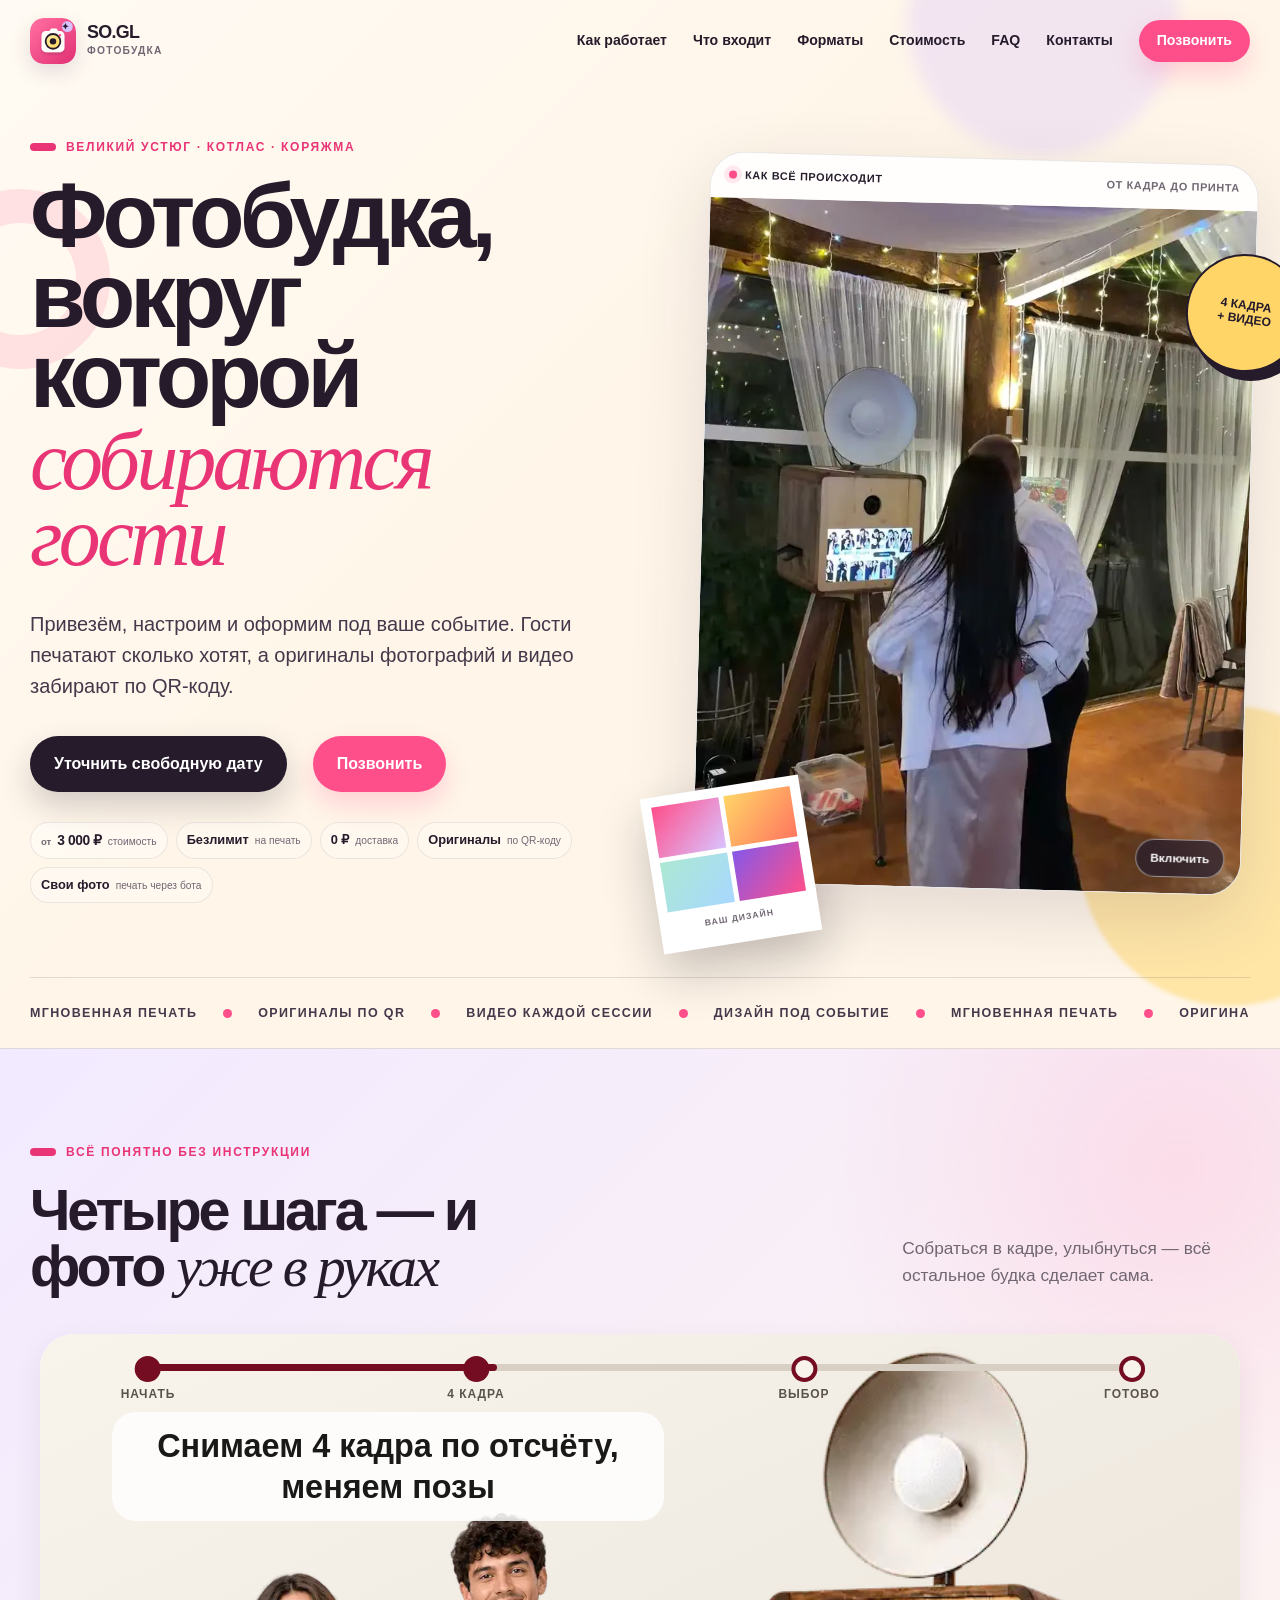
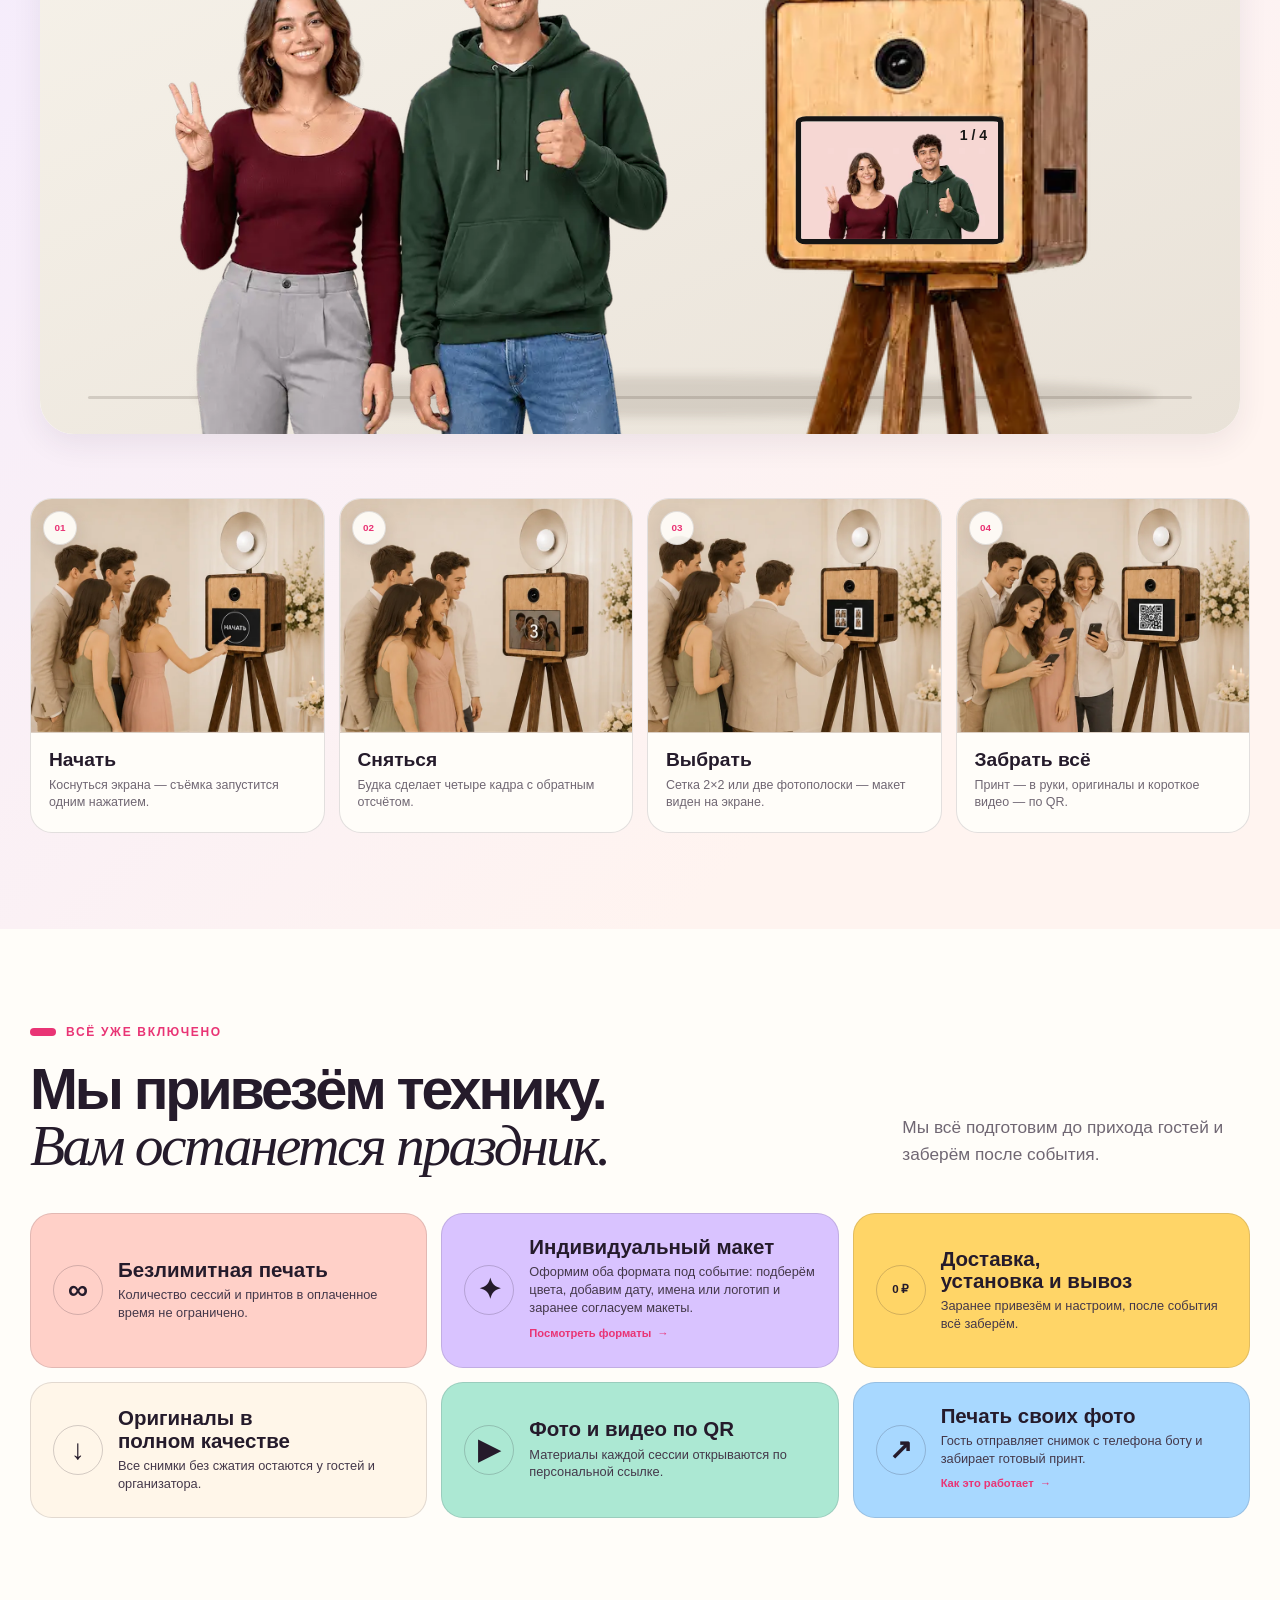
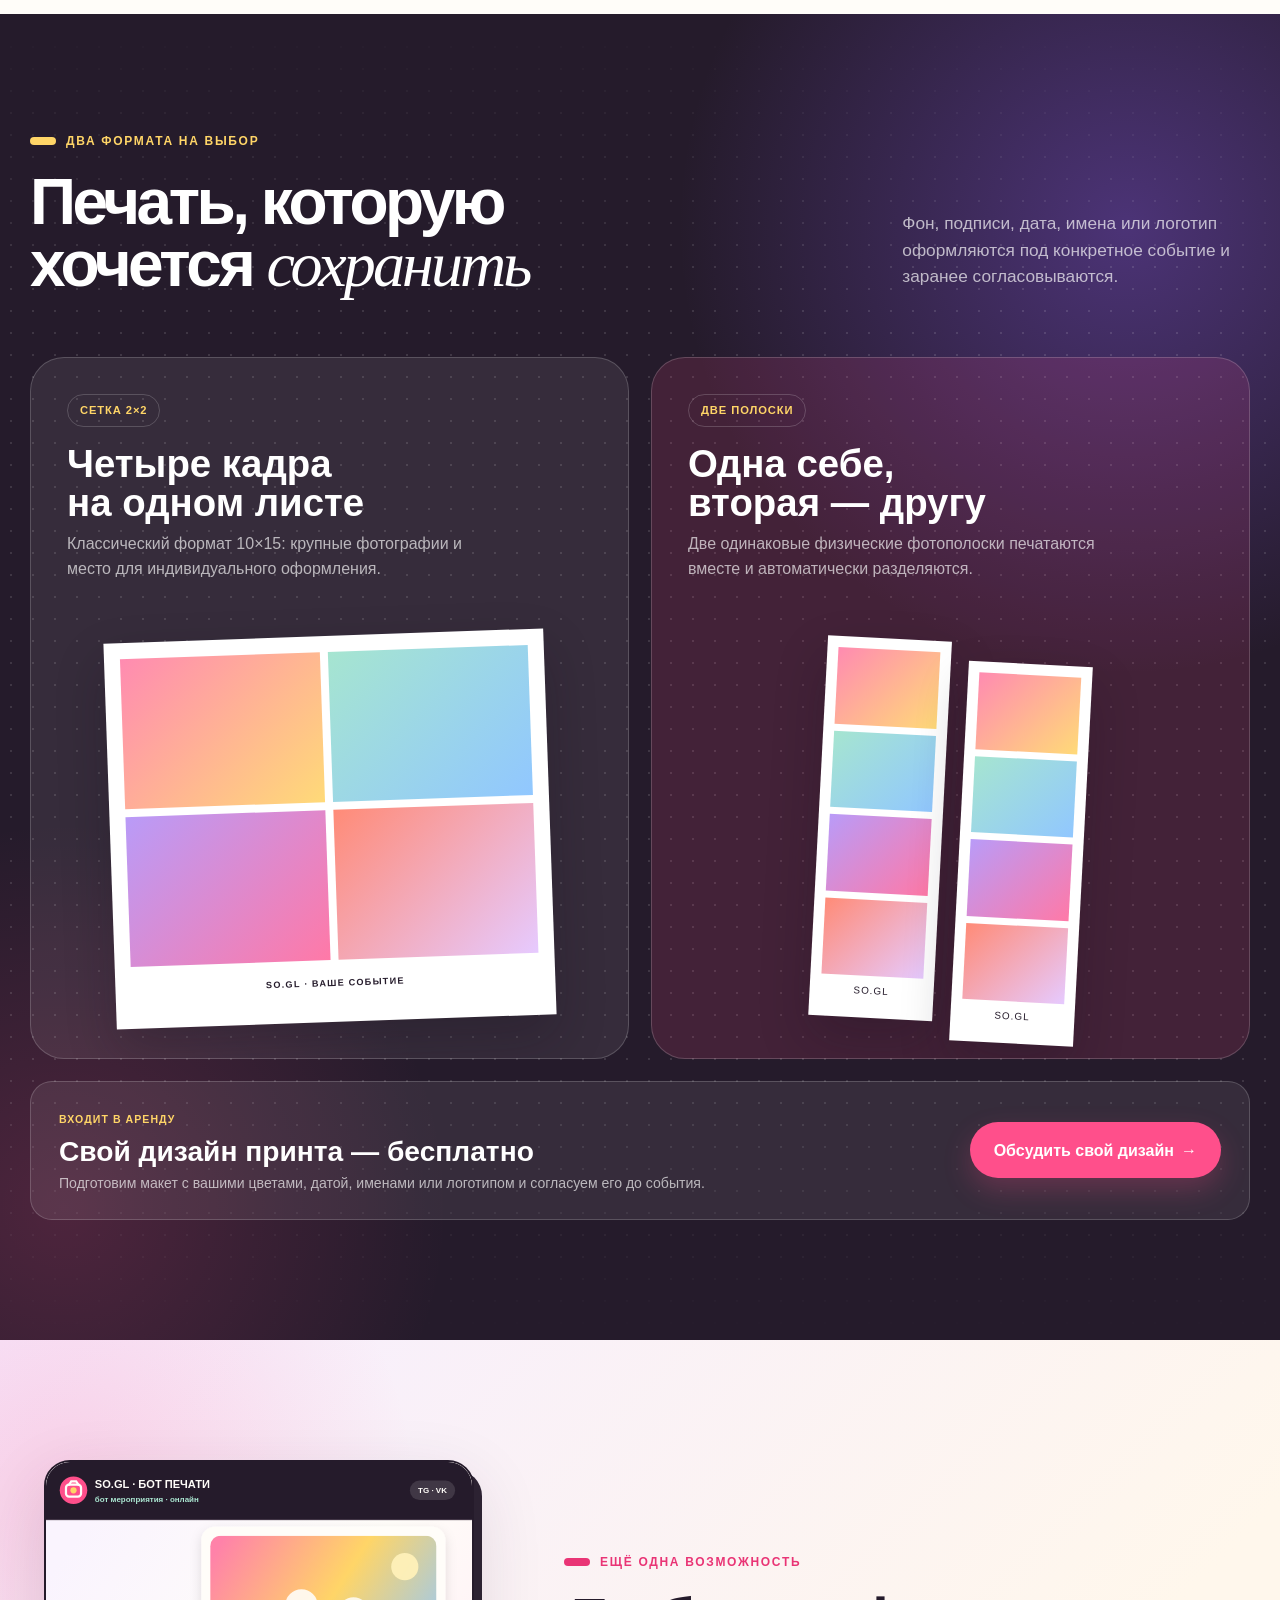
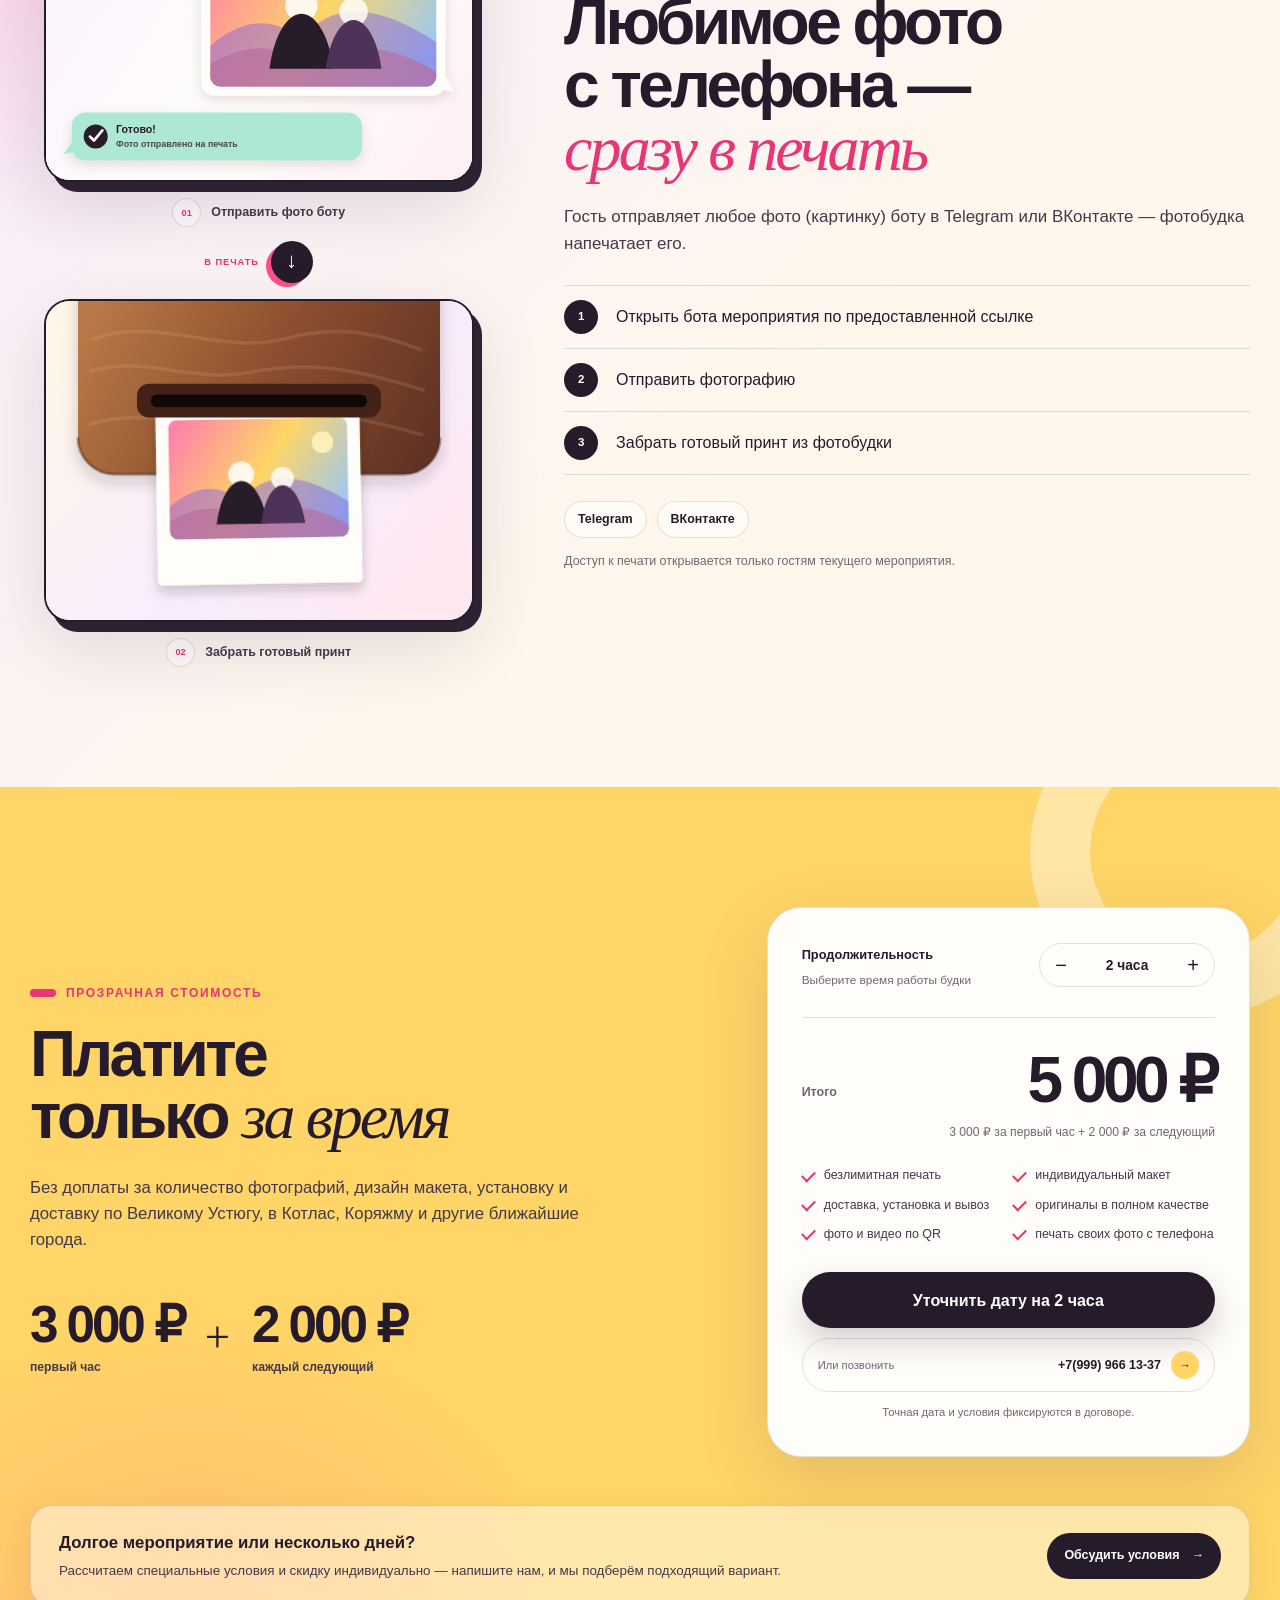
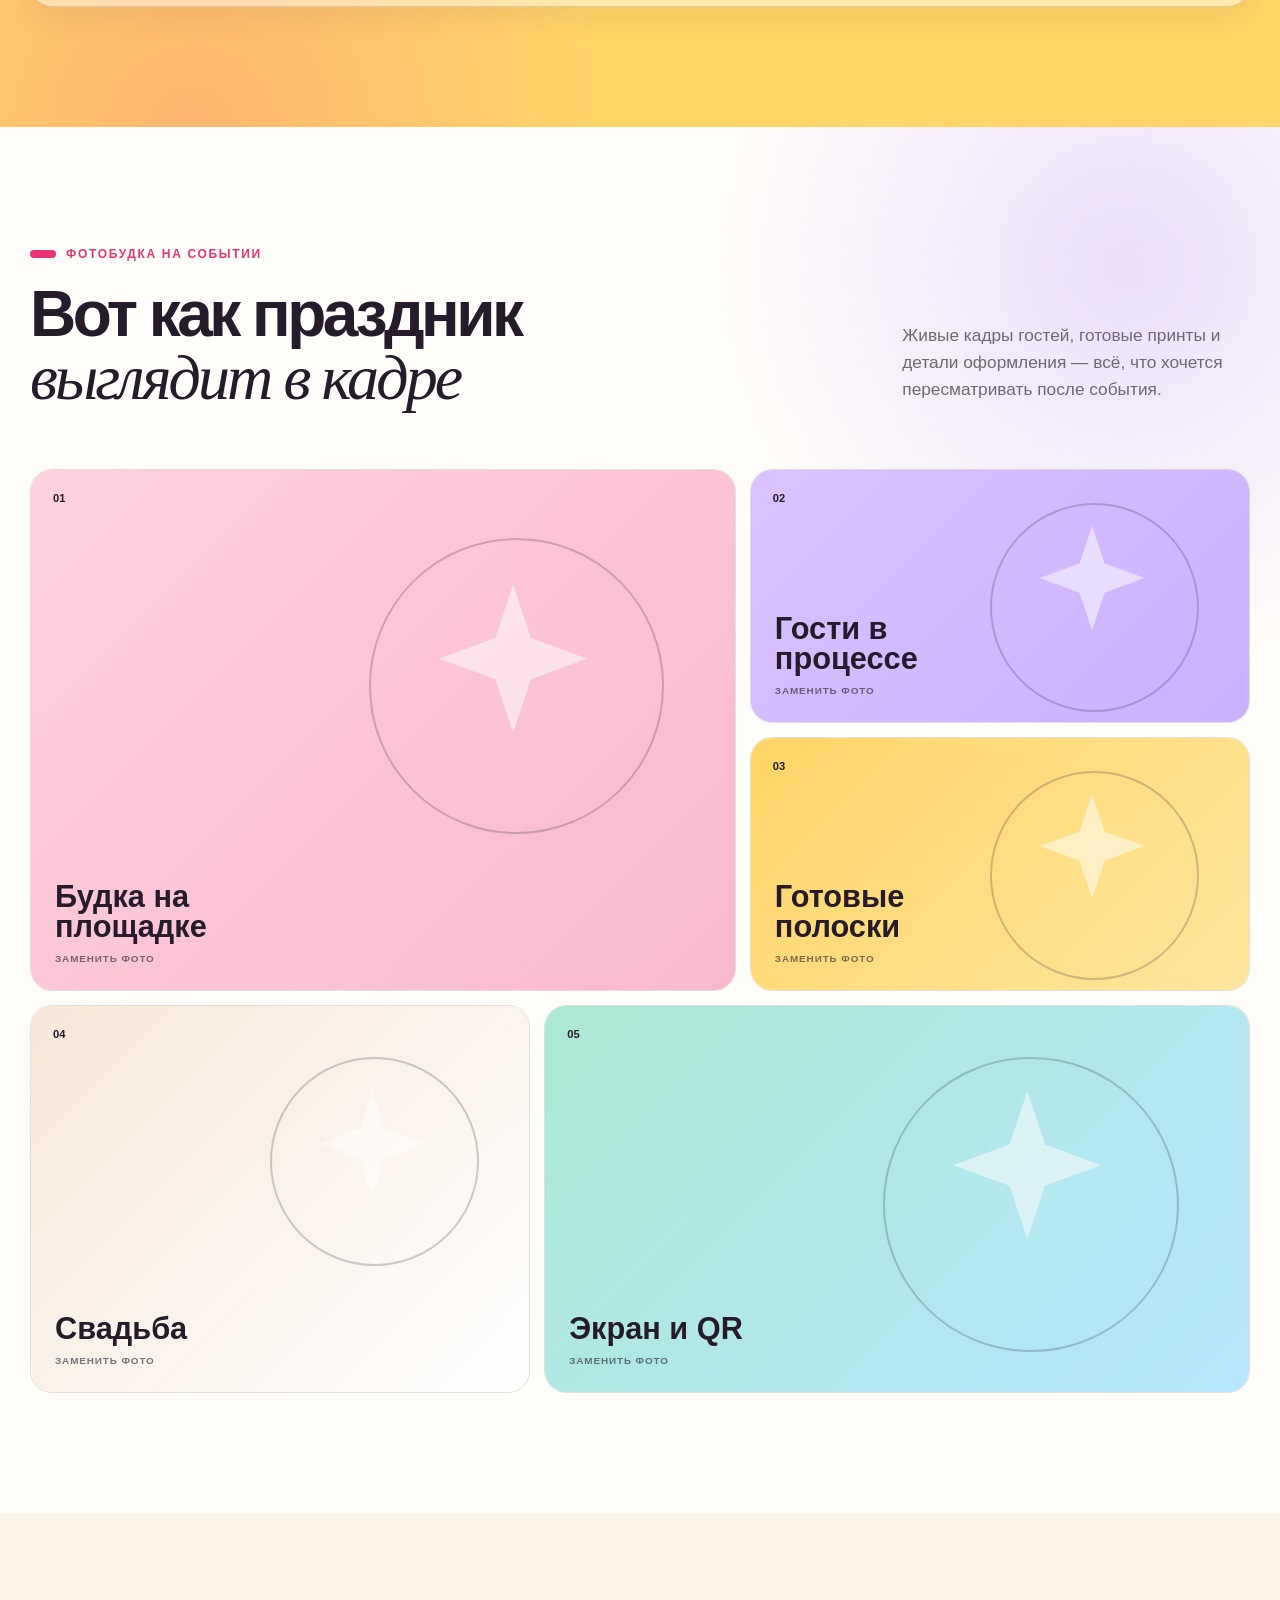
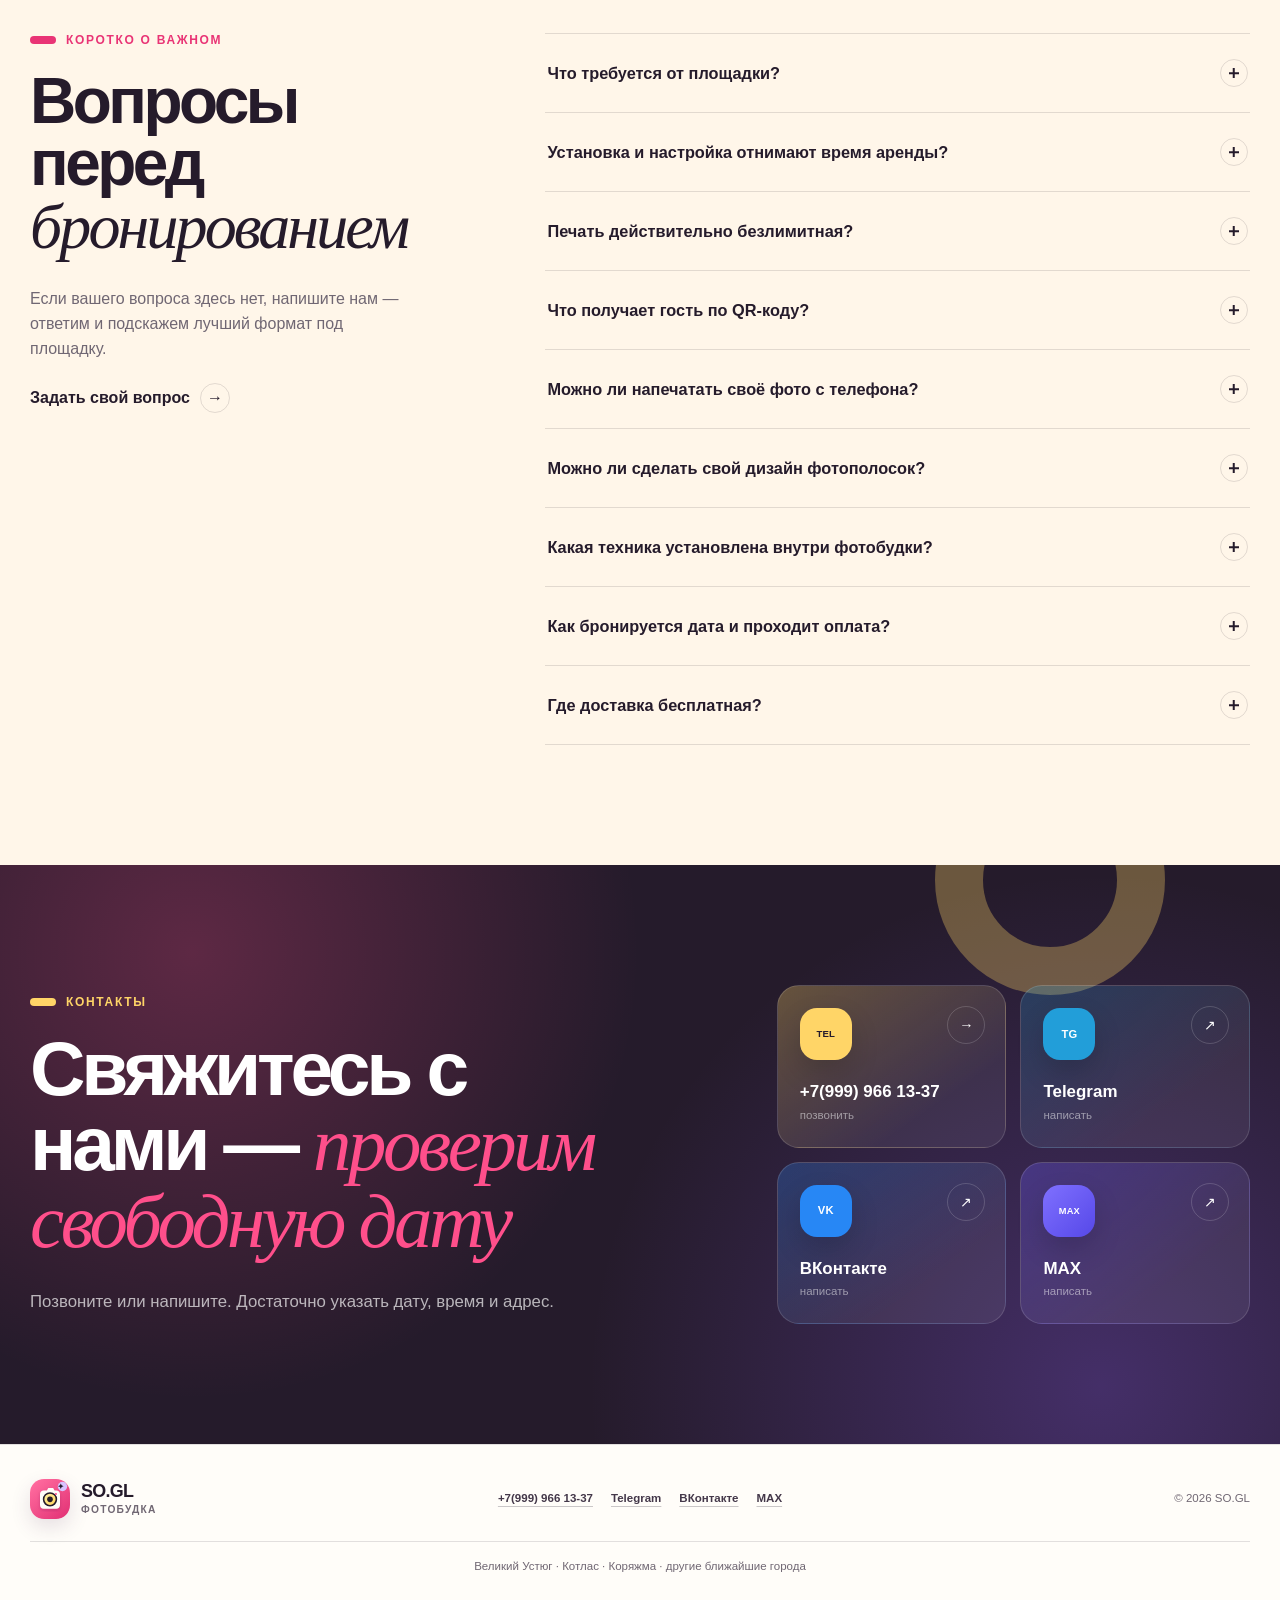
<file: index.html>
<!DOCTYPE html>
<html lang="ru" class="no-js">
<head>
    <meta charset="utf-8">
    <meta name="viewport" content="width=device-width, initial-scale=1">
    <title>SO.GL Фотобудка — аренда в Великом Устюге, Котласе и Коряжме</title>
    <meta name="description" content="Аренда фотобудки в Великом Устюге, Котласе, Коряжме и других ближайших городах: безлимитная печать, индивидуальный дизайн, фото и видео по QR-коду, бесплатная доставка.">
    <meta name="theme-color" content="#fff8ef">
    <meta name="robots" content="index,follow">
    <link rel="canonical" href="https://so.gl/">
    <!-- Увеличивайте v у локальных ассетов после их изменения, чтобы сбросить кеш. -->
    <link rel="icon" href="assets/logo-placeholder.svg?v=20260728-1" type="image/svg+xml">

    <meta property="og:locale" content="ru_RU">
    <meta property="og:type" content="website">
    <meta property="og:site_name" content="SO.GL Фотобудка">
    <meta property="og:title" content="Фотобудка, вокруг которой собираются гости">
    <meta property="og:description" content="Фотобудка в Великом Устюге, Котласе, Коряжме и других ближайших городах. Безлимитные принты, фото и видео по QR-коду, бесплатная доставка.">
    <meta property="og:url" content="https://so.gl/">

    <link rel="preload" href="assets/hero-video-poster.webp?rev=pb1-1" as="image" type="image/webp" fetchpriority="high">
    <link rel="stylesheet" href="style.css?v=20260728-1">
    <script>
        document.documentElement.classList.remove('no-js');
        document.documentElement.classList.add('js');
    </script>
    <script type="application/ld+json" data-business-schema>
    {
        "@context": "https://schema.org",
        "@type": "LocalBusiness",
        "name": "SO.GL Фотобудка",
        "url": "https://so.gl/",
        "description": "Аренда фотобудки в Великом Устюге, Котласе, Коряжме и других ближайших городах с безлимитной печатью и цифровыми копиями по QR-коду.",
        "areaServed": [
            {"@type": "City", "name": "Великий Устюг"},
            {"@type": "City", "name": "Котлас"},
            {"@type": "City", "name": "Коряжма"}
        ]
    }
    </script>
</head>
<body>
    <a class="skip-link" href="#main">Перейти к содержанию</a>

    <header class="site-header" data-header>
        <div class="shell site-header__inner">
            <a class="brand" href="#top" aria-label="SO.GL Фотобудка — на главную">
                <img class="brand__mark" src="assets/logo-placeholder.svg?v=20260728-1" width="46" height="46" alt="">
                <span class="brand__words">
                    <strong>SO.GL</strong>
                    <small>фотобудка</small>
                </span>
            </a>

            <button class="menu-toggle" type="button" aria-expanded="false" aria-controls="site-nav" data-menu-toggle>
                <span class="menu-toggle__label">Меню</span>
                <span class="menu-toggle__icon" aria-hidden="true"><i></i><i></i></span>
            </button>

            <nav class="site-nav" id="site-nav" aria-label="Основная навигация" data-nav>
                <a href="#how">Как работает</a>
                <a href="#included">Что входит</a>
                <a href="#formats">Форматы</a>
                <a href="#pricing">Стоимость</a>
                <a href="#faq">FAQ</a>
                <a href="#booking">Контакты</a>
                <a class="button button--small" href="#booking" data-direct-contact="phone" data-contact-static-label>Позвонить</a>
            </nav>
        </div>
    </header>

    <main id="main">
        <section class="hero" id="top">
            <div class="hero__orb hero__orb--one" aria-hidden="true"></div>
            <div class="hero__orb hero__orb--two" aria-hidden="true"></div>

            <div class="shell hero__grid">
                <div class="hero__intro" data-reveal>
                    <p class="eyebrow">Великий Устюг · Котлас · Коряжма</p>
                    <h1>Фотобудка, вокруг которой <em>собираются гости</em></h1>
                </div>

                <div class="hero__visual" data-reveal>
                    <div class="video-card video-card--hero">
                        <div class="video-card__bar">
                            <span><i class="status-dot" aria-hidden="true"></i> Как всё происходит</span>
                            <span>от кадра до принта</span>
                        </div>
                        <div class="video-frame video-frame--hero">
                            <video
                                data-config-video="hero"
                                width="720"
                                height="900"
                                poster="assets/hero-video-poster.webp?rev=pb1-1"
                                aria-label="Гости фотографируются в фотобудке и забирают готовый принт"
                                autoplay
                                muted
                                loop
                                playsinline
                                preload="auto"
                            >
                                <source src="assets/video/pb1-web-720p.mp4?rev=pb1-1" type="video/mp4">
                                Видео о процессе работы фотобудки
                            </video>
                            <button class="video-control" type="button" data-video-control hidden>
                                <span data-video-control-label>Пауза</span>
                            </button>
                        </div>
                    </div>

                    <div class="floating-print floating-print--grid" aria-hidden="true">
                        <div class="floating-print__shots"><i></i><i></i><i></i><i></i></div>
                        <span>ваш дизайн</span>
                    </div>
                    <div class="floating-sticker" aria-hidden="true">4 кадра<br>+ видео</div>
                </div>

                <div class="hero__details">
                    <p class="hero__lead">Привезём, настроим и оформим под ваше событие. Гости печатают сколько хотят, а оригиналы фотографий и видео забирают по QR-коду.</p>

                    <div class="hero__actions">
                        <a class="button button--dark" href="#booking" data-hero-booking-link>Уточнить свободную дату</a>
                        <a class="button hero__call" href="#booking" data-direct-contact="phone" data-contact-static-label><span>Позвонить</span></a>
                    </div>

                    <ul class="hero__facts" aria-label="Основные условия">
                        <li class="hero__fact--price">
                            <div class="hero__fact-price">
                                <small>от</small>
                                <s data-first-hour-old hidden>3 000 ₽</s>
                                <strong data-first-hour-price>3 000 ₽</strong>
                            </div>
                            <span>стоимость</span>
                        </li>
                        <li>
                            <strong>Безлимит</strong>
                            <span>на печать</span>
                        </li>
                        <li>
                            <strong>0 ₽</strong>
                            <span>доставка</span>
                        </li>
                        <li>
                            <strong>Оригиналы</strong>
                            <span>по QR-коду</span>
                        </li>
                        <li>
                            <strong>Свои фото</strong>
                            <span>печать через бота</span>
                        </li>
                    </ul>
                </div>
            </div>

            <p class="visually-hidden">Мгновенная печать, оригиналы по QR-коду, видео каждой сессии и дизайн под событие.</p>
            <div class="shell ticker" aria-hidden="true">
                <div class="ticker__track">
                    <span>мгновенная печать</span><i></i>
                    <span>оригиналы по QR</span><i></i>
                    <span>видео каждой сессии</span><i></i>
                    <span>дизайн под событие</span><i></i>
                    <span>мгновенная печать</span><i></i>
                    <span>оригиналы по QR</span><i></i>
                </div>
            </div>
        </section>

        <section class="section section--soft section--compact section--process" id="how" aria-labelledby="how-title">
            <div class="shell">
                <div class="section-heading section-heading--split" data-reveal>
                    <div>
                        <p class="eyebrow">Всё понятно без инструкции</p>
                        <h2 id="how-title">Четыре шага — и фото <em>уже в руках</em></h2>
                    </div>
                    <p>Собраться в кадре, улыбнуться — всё остальное будка сделает сама.</p>
                </div>

                <div class="howto-embed">
                    <iframe
                        class="howto-embed__frame"
                        src="assets/html/howto.html?rev=howto-2"
                        title="Анимация процесса съёмки и печати в фотобудке"
                    ></iframe>
                </div>

                <ol class="process-list">
                    <li data-reveal>
                        <span class="process-list__number">01</span>
                        <div class="process-list__photo"><img src="assets/images/process-01-start.webp?v=20260728-1" width="700" height="560" loading="lazy" decoding="async" alt="Гость нажимает кнопку «Начать» на экране фотобудки"></div>
                        <div class="process-list__copy"><h3>Начать</h3><p>Коснуться экрана — съёмка запустится одним нажатием.</p></div>
                    </li>
                    <li data-reveal>
                        <span class="process-list__number">02</span>
                        <div class="process-list__photo"><img src="assets/images/process-02-countdown.webp?v=20260728-1" width="700" height="560" loading="lazy" decoding="async" alt="Гости позируют перед фотобудкой во время обратного отсчёта"></div>
                        <div class="process-list__copy"><h3>Сняться</h3><p>Будка сделает четыре кадра с обратным отсчётом.</p></div>
                    </li>
                    <li data-reveal>
                        <span class="process-list__number">03</span>
                        <div class="process-list__photo"><img src="assets/images/process-03-layout.webp?v=20260728-1" width="700" height="560" loading="lazy" decoding="async" alt="Гость выбирает макет снимка на сенсорном экране"></div>
                        <div class="process-list__copy"><h3>Выбрать</h3><p>Сетка 2×2 или две фотополоски — макет виден на экране.</p></div>
                    </li>
                    <li data-reveal>
                        <span class="process-list__number">04</span>
                        <div class="process-list__photo"><img src="assets/images/process-04-qr.webp?v=20260728-1" width="700" height="560" loading="lazy" decoding="async" alt="Гости открывают фотографии по QR-коду на телефонах"></div>
                        <div class="process-list__copy"><h3>Забрать всё</h3><p>Принт — в руки, оригиналы и короткое видео — по QR.</p></div>
                    </li>
                </ol>
            </div>
        </section>

        <section class="section section--paper section--compact section--included" id="included" aria-labelledby="included-title">
            <div class="shell">
                <div class="section-heading section-heading--split" data-reveal>
                    <div>
                        <p class="eyebrow">Всё уже включено</p>
                        <h2 id="included-title">Мы привезём технику.<br><em>Вам останется праздник.</em></h2>
                    </div>
                    <p>Мы всё подготовим до прихода гостей и заберём после события.</p>
                </div>

                <div class="included-grid">
                    <article class="included-card included-card--coral" data-reveal>
                        <span class="included-card__mark" aria-hidden="true">∞</span>
                        <div><h3>Безлимитная печать</h3><p>Количество сессий и принтов в оплаченное время не ограничено.</p></div>
                    </article>
                    <a class="included-card included-card--lilac included-card--link" href="#formats" data-reveal>
                        <span class="included-card__mark" aria-hidden="true">✦</span>
                        <div>
                            <h3>Индивидуальный макет</h3>
                            <p>Оформим оба формата под событие: подберём цвета, добавим дату, имена или логотип и заранее согласуем макеты.</p>
                            <span class="included-card__link-label">Посмотреть форматы <i aria-hidden="true">→</i></span>
                        </div>
                    </a>
                    <article class="included-card included-card--yellow" data-reveal>
                        <span class="included-card__mark included-card__mark--price" aria-hidden="true">0 ₽</span>
                        <div><h3>Доставка, установка и вывоз</h3><p>Заранее привезём и настроим, после события всё заберём.</p></div>
                    </article>
                    <article class="included-card" data-reveal>
                        <span class="included-card__mark" aria-hidden="true">↓</span>
                        <div><h3>Оригиналы в полном качестве</h3><p>Все снимки без сжатия остаются у гостей и организатора.</p></div>
                    </article>
                    <article class="included-card included-card--mint" data-reveal>
                        <span class="included-card__mark" aria-hidden="true">▶</span>
                        <div><h3>Фото и видео по QR</h3><p>Материалы каждой сессии открываются по персональной ссылке.</p></div>
                    </article>
                    <a class="included-card included-card--blue included-card--link" href="#phone-print" data-reveal>
                        <span class="included-card__mark" aria-hidden="true">↗</span>
                        <div>
                            <h3>Печать своих фото</h3>
                            <p>Гость отправляет снимок с телефона боту и забирает готовый принт.</p>
                            <span class="included-card__link-label">Как это работает <i aria-hidden="true">→</i></span>
                        </div>
                    </a>
                </div>
            </div>
        </section>

        <section class="section section--ink" id="formats" aria-labelledby="formats-title">
            <div class="shell">
                <div class="section-heading section-heading--split section-heading--light" data-reveal>
                    <div>
                        <p class="eyebrow">Два формата на выбор</p>
                        <h2 id="formats-title">Печать, которую хочется <em>сохранить</em></h2>
                    </div>
                    <p>Фон, подписи, дата, имена или логотип оформляются под конкретное событие и заранее согласовываются.</p>
                </div>

                <div class="formats-grid">
                    <article class="format-card" data-reveal>
                        <div class="format-card__copy">
                            <span class="pill">Сетка 2×2</span>
                            <h3>Четыре кадра на одном листе</h3>
                            <p>Классический формат 10×15: крупные фотографии и место для индивидуального оформления.</p>
                        </div>
                        <div class="print-sheet print-sheet--grid" aria-hidden="true">
                            <div class="shot shot--one"></div><div class="shot shot--two"></div>
                            <div class="shot shot--three"></div><div class="shot shot--four"></div>
                            <span>SO.GL · ВАШЕ СОБЫТИЕ</span>
                        </div>
                    </article>

                    <article class="format-card format-card--accent" data-reveal>
                        <div class="format-card__copy">
                            <span class="pill">Две полоски</span>
                            <h3>Одна себе, вторая — другу</h3>
                            <p>Две одинаковые физические фотополоски печатаются вместе и автоматически разделяются.</p>
                        </div>
                        <div class="strip-sheet" aria-hidden="true">
                            <div class="photo-strip">
                                <i class="shot--one"></i><i class="shot--two"></i><i class="shot--three"></i><i class="shot--four"></i><span>SO.GL</span>
                            </div>
                            <div class="photo-strip">
                                <i class="shot--one"></i><i class="shot--two"></i><i class="shot--three"></i><i class="shot--four"></i><span>SO.GL</span>
                            </div>
                        </div>
                    </article>
                </div>

                <div class="formats-cta" data-reveal>
                    <div>
                        <span class="formats-cta__label">Входит в аренду</span>
                        <h3>Свой дизайн принта — бесплатно</h3>
                        <p>Подготовим макет с вашими цветами, датой, именами или логотипом и согласуем его до события.</p>
                    </div>
                    <a class="button" href="#booking">Обсудить свой дизайн <span aria-hidden="true">→</span></a>
                </div>
            </div>
        </section>

        <section class="section section--bot" id="phone-print" aria-labelledby="phone-print-title">
            <div class="shell bot-grid">
                <div class="bot-flow" data-reveal aria-label="Как фотография с телефона превращается в готовый принт">
                    <figure class="bot-flow__card bot-flow__card--message">
                        <div class="bot-flow__media">
                            <video
                                data-config-video="bot"
                                poster="assets/bot-video-poster.svg?v=20260728-1"
                                muted
                                loop
                                playsinline
                                preload="metadata"
                            >Переписка с ботом печати в Telegram или ВКонтакте</video>
                            <button class="video-control video-control--bot" type="button" data-video-control hidden>
                                <span data-video-control-label>Пауза</span>
                            </button>
                        </div>
                        <figcaption><span>01</span><strong>Отправить фото боту</strong></figcaption>
                    </figure>

                    <div class="bot-flow__arrow" aria-hidden="true">
                        <span>в печать</span>
                        <i>→</i>
                    </div>

                    <figure class="bot-flow__card bot-flow__card--print">
                        <div class="bot-flow__media">
                            <img src="assets/bot-print-output.svg?v=20260728-1" alt="Фотография выходит готовым принтом из фотобудки">
                        </div>
                        <figcaption><span>02</span><strong>Забрать готовый принт</strong></figcaption>
                    </figure>
                </div>

                <div class="bot-copy" data-reveal>
                    <p class="eyebrow">Ещё одна возможность</p>
                    <h2 id="phone-print-title">Любимое фото с телефона — <em>сразу в печать</em></h2>
                    <p class="bot-copy__lead">Гость отправляет любое фото (картинку) боту в Telegram или ВКонтакте — фотобудка напечатает его.</p>

                    <ol class="bot-steps">
                        <li><span>1</span><p>Открыть бота мероприятия по предоставленной ссылке</p></li>
                        <li><span>2</span><p>Отправить фотографию</p></li>
                        <li><span>3</span><p>Забрать готовый принт из фотобудки</p></li>
                    </ol>

                    <div class="messenger-row">
                        <span>Telegram</span><span>ВКонтакте</span>
                    </div>
                    <p class="fine-print">Доступ к печати открывается только гостям текущего мероприятия.</p>
                </div>
            </div>
        </section>

        <section class="section section--pricing" id="pricing" aria-labelledby="pricing-title">
            <div class="shell pricing-grid">
                <div class="pricing-copy" data-reveal>
                    <p class="eyebrow">Прозрачная стоимость</p>
                    <h2 id="pricing-title">Платите только <em>за время</em></h2>
                    <p>Без доплаты за количество фотографий, дизайн макета, установку и доставку по Великому Устюгу, в Котлас, Коряжму и другие ближайшие города.</p>

                    <div class="price-formula">
                        <div>
                            <span class="price-formula__old" data-first-hour-old hidden></span>
                            <strong data-first-hour-price>3 000 ₽</strong>
                            <small>первый час</small>
                        </div>
                        <span class="price-formula__plus">+</span>
                        <div>
                            <span class="price-formula__old" data-extra-hour-old hidden></span>
                            <strong data-extra-hour-price>2 000 ₽</strong>
                            <small>каждый следующий</small>
                        </div>
                    </div>

                    <div class="discount-banner" data-discount-banner hidden>
                        <span>Акция</span>
                        <p data-discount-copy></p>
                    </div>
                </div>

                <div class="calculator" data-reveal>
                    <div class="calculator__top">
                        <div>
                            <span>Продолжительность</span>
                            <p>Выберите время работы будки</p>
                        </div>
                        <div class="hours-control" role="group" aria-label="Продолжительность аренды">
                            <button type="button" aria-label="Уменьшить время" data-hours-minus>−</button>
                            <output data-hours-output aria-live="polite">2 часа</output>
                            <button type="button" aria-label="Увеличить время" data-hours-plus>+</button>
                        </div>
                    </div>

                    <div class="calculator__total">
                        <span>Итого</span>
                        <div>
                            <s data-total-old hidden></s>
                            <strong data-total-price>5 000 ₽</strong>
                        </div>
                    </div>
                    <p class="calculator__breakdown" data-price-breakdown>3 000 ₽ за первый час + 2 000 ₽ за следующий</p>

                    <ul class="check-list">
                        <li>безлимитная печать</li>
                        <li>индивидуальный макет</li>
                        <li>доставка, установка и вывоз</li>
                        <li>оригиналы в полном качестве</li>
                        <li>фото и видео по QR</li>
                        <li>печать своих фото с телефона</li>
                    </ul>

                    <a class="button button--dark button--block" href="#booking" data-booking-hours>Уточнить дату на 2 часа</a>
                    <a class="calculator__call" href="#booking" data-direct-contact="phone">
                        <span>Или позвонить</span>
                        <strong data-contact-label>Номер телефона</strong>
                        <i aria-hidden="true">→</i>
                    </a>
                    <p class="calculator__note">Точная дата и условия фиксируются в договоре.</p>
                </div>
            </div>

            <aside class="shell pricing-special" data-reveal aria-label="Условия для долгих мероприятий">
                <div>
                    <strong>Долгое мероприятие или несколько дней?</strong>
                    <p>Рассчитаем специальные условия и скидку индивидуально — напишите нам, и мы подберём подходящий вариант.</p>
                </div>
                <a href="#booking">Обсудить условия <span aria-hidden="true">→</span></a>
            </aside>
        </section>

        <section class="section section--gallery" id="gallery" aria-labelledby="gallery-title">
            <div class="shell">
                <div class="section-heading section-heading--split" data-reveal>
                    <div>
                        <p class="eyebrow">Фотобудка на событии</p>
                        <h2 id="gallery-title">Вот как праздник <em>выглядит в кадре</em></h2>
                    </div>
                    <p>Живые кадры гостей, готовые принты и детали оформления — всё, что хочется пересматривать после события.</p>
                </div>

                <div class="gallery-grid">
                    <figure class="gallery-slot gallery-slot--booth" data-reveal>
                        <div role="img" aria-label="Место для фотографии фотобудки на площадке"><span>01</span><strong>Будка на площадке</strong><small>заменить фото</small></div>
                    </figure>
                    <figure class="gallery-slot gallery-slot--guests" data-reveal>
                        <div role="img" aria-label="Место для фотографии гостей у фотобудки"><span>02</span><strong>Гости в процессе</strong><small>заменить фото</small></div>
                    </figure>
                    <figure class="gallery-slot gallery-slot--strips" data-reveal>
                        <div role="img" aria-label="Место для фотографии готовых фотополосок"><span>03</span><strong>Готовые полоски</strong><small>заменить фото</small></div>
                    </figure>
                    <figure class="gallery-slot gallery-slot--wedding" data-reveal>
                        <div role="img" aria-label="Место для фотографии со свадьбы"><span>04</span><strong>Свадьба</strong><small>заменить фото</small></div>
                    </figure>
                    <figure class="gallery-slot gallery-slot--screen" data-reveal>
                        <div role="img" aria-label="Место для фотографии экрана и QR-кода"><span>05</span><strong>Экран и QR</strong><small>заменить фото</small></div>
                    </figure>
                </div>
            </div>
        </section>

        <section class="section section--faq" id="faq" aria-labelledby="faq-title">
            <div class="shell faq-grid">
                <div class="faq-intro" data-reveal>
                    <p class="eyebrow">Коротко о важном</p>
                    <h2 id="faq-title">Вопросы перед <em>бронированием</em></h2>
                    <p>Если вашего вопроса здесь нет, напишите нам — ответим и подскажем лучший формат под площадку.</p>
                    <a class="text-link" href="#booking">Задать свой вопрос <span aria-hidden="true">→</span></a>
                </div>

                <div class="faq-list" data-reveal>
                    <details>
                        <summary>Что требуется от площадки?<span aria-hidden="true"></span></summary>
                        <p>Обычная розетка 220 В и свободное место для будки и гостей. Точное расположение согласуем с площадкой заранее.</p>
                    </details>
                    <details>
                        <summary>Установка и настройка отнимают время аренды?<span aria-hidden="true"></span></summary>
                        <p>Нет. Мы бесплатно приезжаем заранее, доставляем, устанавливаем и настраиваем фотобудку до начала события. Время аренды начинается только с согласованного старта; установка и вывоз отдельно не оплачиваются.</p>
                    </details>
                    <details>
                        <summary>Печать действительно безлимитная?<span aria-hidden="true"></span></summary>
                        <p>Да. В течение аренды гости могут запускать новые сессии и печатать выбранный формат без ограничения количества.</p>
                    </details>
                    <details>
                        <summary>Что получает гость по QR-коду?<span aria-hidden="true"></span></summary>
                        <p>После своей сессии гость сканирует QR-код и открывает ссылку на оригиналы фотографий и видео именно этой съёмки. После мероприятия вы также получите общую ссылку на все фото и видео, сделанные за всё событие.</p>
                    </details>
                    <details>
                        <summary>Можно ли напечатать своё фото с телефона?<span aria-hidden="true"></span></summary>
                        <p>Да. Гость открывает бота по предоставленной ссылке, отправляет фотографию в Telegram или ВКонтакте и забирает готовый принт из фотобудки.</p>
                    </details>
                    <details>
                        <summary>Можно ли сделать свой дизайн фотополосок?<span aria-hidden="true"></span></summary>
                        <p>Да. Индивидуальный макет принта бесплатно входит в стоимость. Заранее согласуем цвета, подписи, дату, имена или логотип и подготовим шаблоны для обоих форматов печати.</p>
                    </details>
                    <details>
                        <summary>Какая техника установлена внутри фотобудки?<span aria-hidden="true"></span></summary>
                        <p>Полнокадровая камера Canon EOS R8, профессиональный термосублимационный принтер DNP DS-RX1HS, студийная вспышка Godox MS300-V и управляющий компьютер на AMD Ryzen с 16 ГБ оперативной памяти.</p>
                    </details>
                    <details>
                        <summary>Как бронируется дата и проходит оплата?<span aria-hidden="true"></span></summary>
                        <p>Сначала подтверждаем свободную дату и детали события, затем фиксируем условия и порядок оплаты в договоре.</p>
                    </details>
                    <details>
                        <summary>Где доставка бесплатная?<span aria-hidden="true"></span></summary>
                        <p>По Великому Устюгу, в Котлас, Коряжму и другие ближайшие города. Если площадка дальше, стоимость дороги согласуем заранее, до бронирования.</p>
                    </details>
                </div>
            </div>
        </section>

        <section class="section booking" id="booking" aria-labelledby="booking-title">
            <div class="booking__orb" aria-hidden="true"></div>
            <div class="shell booking-grid">
                <div class="booking-copy" data-reveal>
                    <p class="eyebrow">Контакты</p>
                    <h2 id="booking-title">Свяжитесь с нами — <em>проверим свободную дату</em></h2>
                    <p>Позвоните или напишите. Достаточно указать дату, время и адрес.</p>
                </div>

                <div class="contact-card" data-reveal>
                    <div class="contact-list">
                        <a class="contact-option contact-option--phone" href="#booking" data-direct-contact="phone">
                            <span class="contact-option__mark" aria-hidden="true">TEL</span>
                            <span class="contact-option__copy"><strong data-contact-label>Номер телефона</strong><small>позвонить</small></span>
                            <span class="contact-option__arrow" aria-hidden="true">→</span>
                        </a>
                        <a class="contact-option contact-option--telegram" href="#booking" data-direct-contact="telegram">
                            <span class="contact-option__mark" aria-hidden="true">TG</span>
                            <span class="contact-option__copy"><strong>Telegram</strong><small>написать</small></span>
                            <span class="contact-option__arrow" aria-hidden="true">↗</span>
                        </a>
                        <a class="contact-option contact-option--vk" href="#booking" data-direct-contact="vk">
                            <span class="contact-option__mark" aria-hidden="true">VK</span>
                            <span class="contact-option__copy"><strong>ВКонтакте</strong><small>написать</small></span>
                            <span class="contact-option__arrow" aria-hidden="true">↗</span>
                        </a>
                        <a class="contact-option contact-option--max" href="#booking" data-direct-contact="max">
                            <span class="contact-option__mark" aria-hidden="true">MAX</span>
                            <span class="contact-option__copy"><strong>MAX</strong><small>написать</small></span>
                            <span class="contact-option__arrow" aria-hidden="true">↗</span>
                        </a>
                    </div>
                    <p class="contact-status" role="status" aria-live="polite" data-contact-status></p>
                </div>
            </div>
        </section>
    </main>

    <footer class="site-footer">
        <div class="shell site-footer__grid">
            <a class="brand brand--footer" href="#top" aria-label="SO.GL Фотобудка — наверх">
                <img class="brand__mark" src="assets/logo-placeholder.svg?v=20260728-1" width="46" height="46" alt="">
                <span class="brand__words"><strong>SO.GL</strong><small>фотобудка</small></span>
            </a>
            <nav class="site-footer__contacts" aria-label="Контакты в подвале сайта">
                <a href="#booking" data-direct-contact="phone"><span data-contact-label>Позвонить</span></a>
                <a href="#booking" data-direct-contact="telegram">Telegram</a>
                <a href="#booking" data-direct-contact="vk">ВКонтакте</a>
                <a href="#booking" data-direct-contact="max">MAX</a>
            </nav>
            <p class="site-footer__copyright">© <span data-current-year>2026</span> SO.GL</p>
            <p class="site-footer__cities">Великий Устюг · Котлас · Коряжма · другие ближайшие города</p>
        </div>
    </footer>

    <a class="mobile-cta" href="#booking" data-mobile-cta>Связаться с нами <span aria-hidden="true">→</span></a>

    <script src="app.js?v=20260728-1" defer></script>
</body>
</html>
</file>
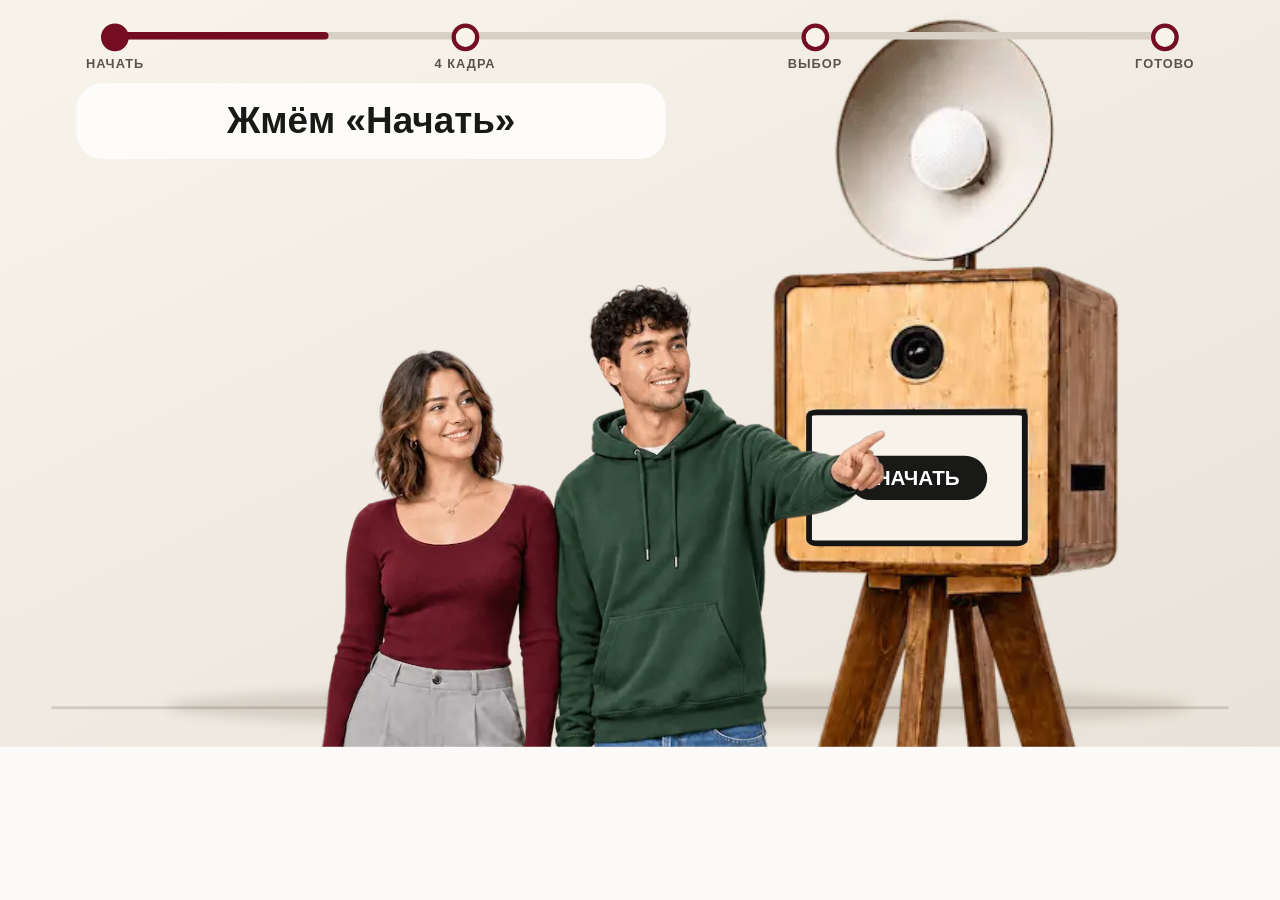
<file: assets/html/howto.html>
<!DOCTYPE html>
<html lang="ru">
<head>
    <meta charset="UTF-8">
    <meta name="viewport" content="width=device-width, initial-scale=1.0">
    <meta name="robots" content="noindex">
    <title>Photobooth idle — raster concept</title>
    <style>
        * { box-sizing: border-box; }
        html, body { width: 100%; height: 100%; margin: 0; }

        body {
            overflow: hidden;
            background: #fbfaf8;
            font-family: "Comfortaa", sans-serif;
        }

        .idle-process {
            /*
             * EDIT LAYOUT HERE.
             * Positions are relative to the whole component.
             */
            --booth-x: 70%;
            --booth-bottom: -8%;
            --booth-height: 116%;
            --guests-x: 35%;
            --guests-bottom: -1%;
            --guests-height: 91%;
            --focus-scale: 1.22;
            --asset-focus-scale: 1.48;
            --focus-origin: 54% 38%;
            /* Choice stage pushes in on the monitor: extra zoom on top of
               --focus-scale, around the booth screen instead of the stage. */
            --choice-zoom: 1.5;
            --choice-origin: 69% 53%;
            --lamp-x: 54.6%;
            --lamp-y: 9.1%;
            --lamp-size: 150%;

            --ink: #191918;
            --wine: #750d22;
            --red: #d83434;
            --green: #173b29;

            position: relative;
            width: 1200px;
            height: 700px;
            flex: none;
            overflow: hidden;
            background: linear-gradient(155deg, #f8f4ec, #e9e2d8);
            transform-origin: top left;
        }

        .progress {
            --step-size: 18px;
            --track-height: 7px;
            --track-y: 9px;     /* centre line of the bar inside .progress */
            --step-lift: 2px;   /* circles sit a touch above that line */

            position: absolute;
            z-index: 20;
            top: 24px;
            left: 9%;
            width: 82%;
            height: 48px;
        }

        /* The bar runs through the centres of the first and last circle. */
        .progress-track,
        .progress-fill {
            position: absolute;
            top: var(--track-y);
            left: 0;
            height: var(--track-height);
            margin-top: calc(var(--track-height) / -2);
            border-radius: 999px;
        }

        .progress-track {
            width: 100%;
            background: #d8d0c5;
        }

        .progress-fill {
            width: 0;
            background: var(--wine);
        }

        .progress-steps {
            position: relative;
            height: 100%;
        }

        /*
         * Each step is centred on its own fraction of the track, so the circles
         * land exactly on 0, 1/3, 2/3 and 1 and the outer two sit on the ends.
         * Label width cannot move them: the whole step is centred, not laid out.
         */
        .progress-step {
            position: absolute;
            top: calc(var(--track-y) - var(--step-size) / 2 - var(--step-lift));
            display: grid;
            justify-items: center;
            gap: 5px;
            transform: translateX(-50%);
            color: #5a534d;
            font-size: 12px;
            font-weight: 700;
            letter-spacing: 0.08em;
        }

        .progress-step:nth-child(1) { left: 0; }
        .progress-step:nth-child(2) { left: 33.3333%; }
        .progress-step:nth-child(3) { left: 66.6667%; }
        .progress-step:nth-child(4) { left: 100%; }

        .progress-step span {
            white-space: nowrap;
        }

        .progress-step::before {
            content: "";
            width: var(--step-size);
            height: var(--step-size);
            border: 4px solid var(--wine);
            border-radius: 50%;
            background: #f8f4ec;
        }

        .progress-step.active::before {
            background: var(--wine);
        }

        .caption {
            position: absolute;
            z-index: 20;
            top: 78px;
            left: 6%;
            display: grid;
            place-items: center;
            width: 46%;
            padding: 14px 26px;
            border-radius: 24px;
            background: rgba(255, 255, 255, 0.82);
            color: var(--ink);
            font-size: clamp(27px, 2.7vw, 39px);
            font-weight: 700;
            line-height: 1.25;
            text-align: center;
        }

        .scene {
            position: absolute;
            inset: 118px 0 0;
        }

        .floor-shadow {
            position: absolute;
            z-index: 0;
            left: 13%;
            right: 7%;
            bottom: 3%;
            height: 7%;
            border-radius: 50%;
            background: rgba(66, 48, 35, 0.13);
            filter: blur(5px);
        }

        .floor-line {
            position: absolute;
            z-index: 0;
            right: 4%;
            bottom: 6%;
            left: 4%;
            height: 3px;
            border-radius: 999px;
            background: rgba(74, 61, 50, 0.18);
        }

        /*
         * No will-change here on purpose: these elements are scaled, and a
         * promoted layer is rasterised at its layout size and then stretched by
         * the GPU, which is exactly what made the booth screen look soft.
         */
        .actors {
            --scene-scale: 1;

            position: absolute;
            z-index: 1;
            inset: 0;
            transform: scale(var(--scene-scale));
            transform-origin: var(--focus-origin);
        }

        .booth {
            --asset-scale: 1;

            position: absolute;
            z-index: 2;
            left: var(--booth-x);
            bottom: var(--booth-bottom);
            height: var(--booth-height);
            aspect-ratio: 2 / 3;
            transform: translateX(-50%) scale(var(--asset-scale));
            transform-origin: center top;
        }

        .booth > img {
            display: block;
            width: 100%;
            height: 100%;
            object-fit: contain;
        }

        .booth-screen {
            position: absolute;
            z-index: 3;
            top: 30.4%;
            left: 34.5%;
            width: 25.6%;
            height: 10.5%;
            overflow: hidden;
            border: 3px solid #151515;
            border-radius: 5%;
            background: #f7f3eb;
            color: var(--ink);
        }

        .screen-state {
            position: absolute;
            inset: 0;
            display: none;
            align-items: center;
            justify-content: center;
            overflow: hidden;
        }

        .screen-state.active { display: flex; }

        .screen-start {
            flex-direction: column;
            gap: 5%;
            font-size: clamp(5px, 0.62vw, 10px);
            font-weight: 700;
        }

        .screen-start strong {
            padding: 5% 13%;
            border-radius: 999px;
            background: #191918;
            color: #fff;
            font-size: 1.35em;
        }

        .screen-live {
            background: #ded7ca;
        }

        /*
         * The frames are 3:2, the screen is slightly wider, so cover trims a
         * little off the bottom. Anchoring to the top keeps faces in view.
         */
        .screen-live-image {
            position: absolute;
            inset: 0;
            width: 100%;
            height: 100%;
            object-fit: cover;
            object-position: 50% 0;
        }

        .screen-countdown {
            position: relative;
            z-index: 2;
            color: #fff;
            font-size: clamp(18px, 3vw, 45px);
            font-weight: 800;
            text-shadow: 0 2px 5px #000;
        }

        .screen-counter {
            position: absolute;
            z-index: 2;
            top: 5%;
            right: 6%;
            color: var(--ink);
            font-size: clamp(5px, 0.65vw, 10px);
            font-weight: 700;
        }

        /* The collage is wider than the screen, so it letterboxes; the matching
           backdrop colour makes the bars invisible. */
        .screen-choice {
            background: #4a4844;
        }

        .choice-sheet {
            position: relative;
            width: 100%;
            max-height: 100%;
            aspect-ratio: 2400 / 1049;
        }

        .choice-sheet > img {
            display: block;
            width: 100%;
            height: 100%;
        }

        /*
         * Postcard box measured in the collage, tilted like the print itself.
         * Drawn as an outline so outline-offset pushes the ring clear of the
         * print edge without touching the measured box.
         */
        .choice-pick {
            position: absolute;
            left: 3.2%;
            top: 34.6%;
            width: 33.4%;
            height: 50.2%;
            border-radius: 3%;
            outline: 2px solid var(--red);
            outline-offset: 5px;
            opacity: 0;
            transform: rotate(-2deg);
        }

        .choice-pick.selected { opacity: 1; }

        .screen-done {
            gap: 7%;
            background: #f7f3eb;
            font-size: clamp(5px, 0.7vw, 11px);
            font-weight: 800;
        }

        .screen-done img {
            width: 42%;
            aspect-ratio: 1;
        }

        .tap-ring {
            position: absolute;
            z-index: 8;
            top: 48%;
            left: 50%;
            width: 25%;
            aspect-ratio: 1;
            border: 3px solid #d83434;
            border-radius: 50%;
            opacity: 0;
            transform: translate(-50%, -50%) scale(0.4);
        }

        .guests {
            --asset-scale: 1;
            --people-shift: 0px;
            --people-lift: 0px;

            position: absolute;
            z-index: 5;
            bottom: var(--guests-bottom);
            left: var(--guests-x);
            height: var(--guests-height);
            aspect-ratio: 2 / 3;
            opacity: 0;
            transform: translateX(calc(-50% + var(--people-shift))) translateY(var(--people-lift)) scale(var(--asset-scale));
            transform-origin: center top;
        }

        .guests-frame {
            position: absolute;
            inset: 0;
            display: block;
            width: 100%;
            height: 100%;
            object-fit: contain;
            opacity: 0;
        }

        .guests-frame.active { opacity: 1; }

        /* Covers the whole component, not just the scene, so the flash reads as
           the room going white rather than a rectangle blinking. */
        .flash {
            position: absolute;
            z-index: 30;
            inset: 0;
            pointer-events: none;
            background: #fff;
            opacity: 0;
        }

        /* Burst at the booth lamp: soft glow plus hard anime-style spokes. */
        .lamp {
            position: absolute;
            z-index: 4;
            top: var(--lamp-y);
            left: var(--lamp-x);
            width: var(--lamp-size);
            aspect-ratio: 1;
            margin: calc(var(--lamp-size) / -2) 0 0 calc(var(--lamp-size) / -2);
            opacity: 0;
            pointer-events: none;
        }

        .lamp > i {
            position: absolute;
            inset: 0;
            transform: scale(var(--burst, 0.25));
        }

        .lamp-glow {
            border-radius: 50%;
            background: radial-gradient(closest-side,
                rgba(255, 255, 255, 0.95) 0 13%,
                rgba(255, 246, 214, 0.5) 30%,
                rgba(255, 240, 190, 0) 68%);
        }

        .lamp-rays {
            background: repeating-conic-gradient(from -8deg,
                rgba(255, 252, 235, 0.92) 0deg 2.4deg,
                rgba(255, 252, 235, 0) 2.4deg 13deg);
            -webkit-mask-image: radial-gradient(closest-side,
                transparent 9%, #000 26%, transparent 72%);
            mask-image: radial-gradient(closest-side,
                transparent 9%, #000 26%, transparent 72%);
        }

        /* The composed sheet already carries the template's white margin. */
        .print {
            position: absolute;
            z-index: 1;
            top: 54%;
            left: 63%;
            width: 92px;
            aspect-ratio: 3593 / 2375;
            overflow: hidden;
            border: 1px solid rgba(80, 68, 58, 0.22);
            border-radius: 5px;
            background: #fff;
            opacity: 0;
            box-shadow: 0 10px 25px rgba(36, 25, 18, 0.24);
            transform-origin: center;
        }

        .print img {
            display: block;
            width: 100%;
            height: 100%;
        }

        .confetti {
            position: absolute;
            z-index: 8;
            inset: 4% 6% auto 8%;
            height: 52%;
            opacity: 0;
            pointer-events: none;
        }

        /* Placement is CSS, the fall and the spin are set per frame by the script,
           so data-tilt / data-speed / data-spin live in the markup. */
        .confetti i {
            position: absolute;
            left: var(--x);
            top: var(--y);
            width: 10px;
            height: 26px;
            border-radius: 5px;
        }

        .confetti i:nth-child(3n) {
            width: 8px;
            height: 18px;
        }

        .confetti i:nth-child(4n + 1) { background: var(--red); }
        .confetti i:nth-child(4n + 2) { background: var(--green); }
        .confetti i:nth-child(4n + 3) { background: #d8a232; }
        .confetti i:nth-child(4n)     { background: var(--wine); }
    </style>
</head>
<body>
    <div class="idle-process" data-idle-process>
        <div class="progress" aria-hidden="true">
            <div class="progress-track"></div>
            <div class="progress-fill"></div>
            <div class="progress-steps">
                <span class="progress-step"><span>НАЧАТЬ</span></span>
                <span class="progress-step"><span>4 КАДРА</span></span>
                <span class="progress-step"><span>ВЫБОР</span></span>
                <span class="progress-step"><span>ГОТОВО</span></span>
            </div>
        </div>

        <div class="caption">Жмём «Начать»</div>
        <div class="scene">
            <div class="floor-shadow"></div>
            <div class="floor-line"></div>

            <div class="actors">
            <div class="booth">
                <img src="./idle-process/booth.webp?rev=howto-1" alt="">

                <div class="booth-screen">
                    <div class="screen-state screen-start">
                        <strong>НАЧАТЬ</strong>
                    </div>

                    <div class="screen-state screen-live">
                        <img class="screen-live-image" src="./idle-process/frame-1.webp?rev=howto-1" alt="">
                        <b class="screen-countdown"></b>
                        <small class="screen-counter"></small>
                    </div>

                    <div class="screen-state screen-choice">
                        <div class="choice-sheet">
                            <img src="./idle-process/formats-row.webp?rev=howto-1" alt="">
                            <b class="choice-pick"></b>
                        </div>
                    </div>

                    <div class="screen-state screen-done">
                        <strong>ГОТОВО!</strong>
                        <img src="./idle-process/qr.webp?rev=howto-1" alt="QR">
                    </div>

                    <div class="tap-ring"></div>
                </div>

                <div class="lamp" aria-hidden="true">
                    <i class="lamp-glow"></i>
                    <i class="lamp-rays"></i>
                </div>
            </div>

            <div class="guests">
                <img class="guests-frame" data-frame="neutral" src="./idle-process/guests-neutral.webp?rev=howto-1" alt="">
                <img class="guests-frame" data-frame="reach" src="./idle-process/guests-reach.webp?rev=howto-1" alt="">
                <img class="guests-frame" data-frame="pose-1" src="./idle-process/guests-pose-1.webp?rev=howto-1" alt="">
                <img class="guests-frame" data-frame="pose-2" src="./idle-process/guests-pose-2.webp?rev=howto-1" alt="">
                <img class="guests-frame" data-frame="pose-3" src="./idle-process/guests-pose-3.webp?rev=howto-1" alt="">
                <img class="guests-frame" data-frame="pose-4" src="./idle-process/guests-pose-4.webp?rev=howto-1" alt="">
            </div>

            <div class="print">
                <img src="./idle-process/print-grid.webp?rev=howto-1" alt="">
            </div>
            </div>

            <div class="confetti" aria-hidden="true">
                <i style="--x: 2%;  --y: 14%" data-tilt="16"  data-speed="1.15" data-spin="1.6"></i>
                <i style="--x: 9%;  --y: 2%"  data-tilt="-24" data-speed="0.75" data-spin="-2.4"></i>
                <i style="--x: 16%; --y: 22%" data-tilt="8"   data-speed="1.40" data-spin="2.9"></i>
                <i style="--x: 23%; --y: 6%"  data-tilt="-12" data-speed="0.95" data-spin="-1.2"></i>
                <i style="--x: 31%; --y: 17%" data-tilt="30"  data-speed="1.25" data-spin="3.4"></i>
                <i style="--x: 38%; --y: 0"   data-tilt="-6"  data-speed="0.70" data-spin="-1.8"></i>
                <i style="--x: 45%; --y: 11%" data-tilt="22"  data-speed="1.50" data-spin="2.2"></i>
                <i style="--x: 52%; --y: 25%" data-tilt="-18" data-speed="0.85" data-spin="-3.1"></i>
                <i style="--x: 59%; --y: 4%"  data-tilt="12"  data-speed="1.30" data-spin="1.4"></i>
                <i style="--x: 66%; --y: 19%" data-tilt="-28" data-speed="1.05" data-spin="-2.6"></i>
                <i style="--x: 73%; --y: 8%"  data-tilt="4"   data-speed="0.80" data-spin="3.7"></i>
                <i style="--x: 80%; --y: 23%" data-tilt="-14" data-speed="1.45" data-spin="-1.5"></i>
                <i style="--x: 88%; --y: 3%"  data-tilt="26"  data-speed="0.90" data-spin="2.5"></i>
                <i style="--x: 95%; --y: 15%" data-tilt="-8"  data-speed="1.20" data-spin="-2.0"></i>
            </div>
        </div>

        <div class="flash"></div>
    </div>

    <script>
        (() => {
            /*
             * EDIT TIMING HERE.
             * Every [from, to] is an interval in seconds inside its stage.
             */
            const TIMELINE = {
                start: {
                    duration: 2.6,
                    enter: [0.10, 0.80],
                    approach: [1.00, 1.50],
                    reach: [1.20, 2.00],
                    focus: [1.20, 1.55],
                    press: [1.60, 1.90],
                    return: [2.00, 2.50],
                },

                shots: {
                    count: 4,
                    shotDuration: 1.7,
                    three: [0.00, 0.40],
                    two: [0.45, 0.85],
                    one: [0.90, 1.28],
                    flash: [1.25, 1.68],
                    flashPeak: 1.33,
                    burst: [1.25, 1.68],
                },

                choice: {
                    duration: 3.0,
                    approach: [0.60, 1.20],
                    reach: [0.90, 1.50],
                    press: [1.20, 1.50],
                    return: [1.70, 2.10],
                    selected: [1.50, 3.00],
                    zoom: [0.00, 0.70],
                    zoomBack: [2.30, 3.00],
                },

                done: {
                    duration: 5.5,
                    printBack: [0.20, 1.90],
                    printFront: [1.90, 3.40],
                    confetti: [0.20, 3.20],
                    celebrate: [0.30, 5.00],
                    exit: [5.00, 5.50],
                },
            };

            const root = document.querySelector("[data-idle-process]");
            const fitCanvas = () => {
                const scale = Math.min(innerWidth / 1200, innerHeight / 700);
                root.style.transform = `scale(${scale})`;
            };
            addEventListener("resize", fitCanvas);
            fitCanvas();

            const actors = root.querySelector(".actors");
            const booth = root.querySelector(".booth");
            const guests = root.querySelector(".guests");
            const frames = Object.fromEntries(
                [...root.querySelectorAll("[data-frame]")].map(element => [element.dataset.frame, element])
            );
            const screenImage = root.querySelector(".screen-live-image");
            const screenStates = [...root.querySelectorAll(".screen-state")];
            const caption = root.querySelector(".caption");
            const progressFill = root.querySelector(".progress-fill");
            const progressSteps = [...root.querySelectorAll(".progress-step")];
            const countdown = root.querySelector(".screen-countdown");
            const counter = root.querySelector(".screen-counter");
            const tapRing = root.querySelector(".tap-ring");
            const choiceSheet = root.querySelector(".choice-sheet");
            const choicePick = root.querySelector(".choice-pick");
            const flash = root.querySelector(".flash");
            const lamp = root.querySelector(".lamp");
            const print = root.querySelector(".print");
            const confetti = root.querySelector(".confetti");
            const confettiPieces = [...root.querySelectorAll(".confetti i")].map(element => ({
                element,
                tilt: Number(element.dataset.tilt) || 0,
                speed: Number(element.dataset.speed) || 1,
                spin: Number(element.dataset.spin) || 0,
            }));
            const CONFETTI_FALL = 0.32;   // of the stage height, times each speed

            const captions = {
                start: "Жмём «Начать»",
                shots: "Снимаем 4 кадра по отсчёту, меняем позы",
                choice: "Выбираем формат",
                done: "Печатаем фото, оригиналы — по QR",
            };

            const frameSources = {
                "pose-1": "./idle-process/frame-1.webp?rev=howto-1",
                "pose-2": "./idle-process/frame-2.webp?rev=howto-1",
                "pose-3": "./idle-process/frame-3.webp?rev=howto-1",
                "pose-4": "./idle-process/frame-4.webp?rev=howto-1",
            };

            const stages = {
                start: { from: 0, to: TIMELINE.start.duration },
            };
            stages.shots = {
                from: stages.start.to,
                to: stages.start.to + TIMELINE.shots.count * TIMELINE.shots.shotDuration,
            };
            stages.choice = {
                from: stages.shots.to,
                to: stages.shots.to + TIMELINE.choice.duration,
            };
            stages.done = {
                from: stages.choice.to,
                to: stages.choice.to + TIMELINE.done.duration,
            };

            const TOTAL = stages.done.to;
            const FOCUS_SCALE = Number(
                getComputedStyle(root).getPropertyValue("--focus-scale")
            ) || 1.22;
            const ASSET_FOCUS_SCALE = Number(
                getComputedStyle(root).getPropertyValue("--asset-focus-scale")
            ) || 1.48;
            const CHOICE_ZOOM = Number(
                getComputedStyle(root).getPropertyValue("--choice-zoom")
            ) || 1.3;
            const readOrigin = name => {
                const parts = getComputedStyle(root).getPropertyValue(name).match(/-?[\d.]+/g);
                return parts && parts.length === 2 ? parts.map(Number) : [50, 50];
            };
            const FOCUS_ORIGIN = readOrigin("--focus-origin");
            const CHOICE_ORIGIN = readOrigin("--choice-origin");
            const stageNames = ["start", "shots", "choice", "done"];
            let activeFrame = "";
            let activeScreen = "";
            let startedAt = performance.now();
            let position = 0;

            const clamp = value => Math.max(0, Math.min(1, value));
            const between = (value, interval) => value >= interval[0] && value <= interval[1];
            const progress = (value, interval) => clamp((value - interval[0]) / (interval[1] - interval[0]));
            const smooth = value => value * value * (3 - 2 * value);

            function locate(time) {
                const name = stageNames.find(stage => time < stages[stage].to) || "done";
                return { name, local: time - stages[name].from };
            }

            function setFrame(name) {
                if (name === activeFrame) return;
                Object.entries(frames).forEach(([key, element]) => {
                    element.classList.toggle("active", key === name);
                });
                activeFrame = name;
            }

            function setScreen(name) {
                if (name === activeScreen) return;
                screenStates.forEach(element => {
                    element.classList.toggle("active", element.classList.contains("screen-" + name));
                });
                activeScreen = name;
            }

            // A step towards the booth to reach the screen: right and a little
            // down, so it reads as walking closer, not sliding sideways.
            const APPROACH_X = 0.11;
            const APPROACH_Y = 0.10;

            function approach(local, stage) {
                if (local < stage.approach[0]) return 0;
                if (local <= stage.approach[1]) {
                    return smooth(progress(local, stage.approach));
                }
                if (local < stage.return[0]) return 1;
                if (local <= stage.return[1]) {
                    return 1 - smooth(progress(local, stage.return));
                }
                return 0;
            }

            function render(time) {
                const current = locate(time);
                const stageIndex = stageNames.indexOf(current.name);
                const local = current.local;
                let frame = "neutral";
                let shift = 0;
                let opacity = 1;
                let lift = 0;
                let sceneScale = FOCUS_SCALE;
                let assetScale = ASSET_FOCUS_SCALE;
                let origin = FOCUS_ORIGIN;
                let digit = "";
                let flashOpacity = 0;
                let burst = 0;

                caption.textContent = captions[current.name];
                setScreen(current.name === "shots" ? "live" : current.name);

                progressSteps.forEach((element, index) => {
                    element.classList.toggle("active", index <= stageIndex);
                });

                const stage = stages[current.name];
                const baseProgress = stageIndex / 3;
                const nextProgress = Math.min(1, (stageIndex + 1) / 3);
                const stageProgress = clamp(local / (stage.to - stage.from));
                progressFill.style.width = ((baseProgress + (nextProgress - baseProgress) * stageProgress) * 100) + "%";

                if (current.name === "start") {
                    const enter = smooth(progress(local, TIMELINE.start.enter));
                    const step = approach(local, TIMELINE.start);
                    opacity = enter;
                    shift = -root.clientWidth * 0.06 * (1 - enter)
                        + root.clientWidth * APPROACH_X * step;
                    lift = root.clientHeight * APPROACH_Y * step;
                    frame = between(local, TIMELINE.start.reach) ? "reach" : "neutral";
                    const focus = smooth(progress(local, TIMELINE.start.focus));
                    sceneScale = 1 + (FOCUS_SCALE - 1) * focus;
                    assetScale = 1 + (ASSET_FOCUS_SCALE - 1) * focus;
                }

                if (current.name === "shots") {
                    const shot = Math.min(
                        TIMELINE.shots.count - 1,
                        Math.floor(local / TIMELINE.shots.shotDuration)
                    );
                    const shotLocal = local - shot * TIMELINE.shots.shotDuration;
                    frame = "pose-" + (shot + 1);
                    screenImage.src = frameSources[frame];
                    counter.textContent = (shot + 1) + " / " + TIMELINE.shots.count;

                    if (between(shotLocal, TIMELINE.shots.three)) digit = "3";
                    if (between(shotLocal, TIMELINE.shots.two)) digit = "2";
                    if (between(shotLocal, TIMELINE.shots.one)) digit = "1";

                    if (between(shotLocal, TIMELINE.shots.burst)) {
                        burst = progress(shotLocal, TIMELINE.shots.burst);
                    }

                    if (between(shotLocal, TIMELINE.shots.flash)) {
                        if (shotLocal <= TIMELINE.shots.flashPeak) {
                            flashOpacity = progress(shotLocal, [
                                TIMELINE.shots.flash[0],
                                TIMELINE.shots.flashPeak,
                            ]);
                        } else {
                            flashOpacity = 1 - progress(shotLocal, [
                                TIMELINE.shots.flashPeak,
                                TIMELINE.shots.flash[1],
                            ]);
                        }
                    }
                }

                if (current.name === "choice") {
                    const step = approach(local, TIMELINE.choice);
                    shift = root.clientWidth * APPROACH_X * step;
                    lift = root.clientHeight * APPROACH_Y * step;
                    frame = between(local, TIMELINE.choice.reach) ? "reach" : "neutral";
                    // Push in on the monitor, then back out before the print.
                    const push = smooth(progress(local, TIMELINE.choice.zoom))
                        - smooth(progress(local, TIMELINE.choice.zoomBack));
                    sceneScale = FOCUS_SCALE * (1 + (CHOICE_ZOOM - 1) * push);
                    origin = FOCUS_ORIGIN.map(
                        (value, index) => value + (CHOICE_ORIGIN[index] - value) * push
                    );
                    choicePick.classList.toggle(
                        "selected", local >= TIMELINE.choice.selected[0]
                    );
                } else {
                    choicePick.classList.remove("selected");
                }

                if (current.name === "done") {
                    frame = "pose-4";
                    if (between(local, TIMELINE.done.celebrate)) {
                        lift = -Math.abs(Math.sin(local * 5)) * root.clientHeight * 0.012;
                    }
                    if (local >= TIMELINE.done.exit[0]) {
                        const exit = progress(local, TIMELINE.done.exit);
                        opacity = 1 - exit;
                        shift = -root.clientWidth * 0.04 * exit;
                        sceneScale = FOCUS_SCALE - (FOCUS_SCALE - 1) * smooth(exit);
                        assetScale = ASSET_FOCUS_SCALE - (ASSET_FOCUS_SCALE - 1) * smooth(exit);
                    }
                }

                setFrame(frame);
                actors.style.setProperty("--scene-scale", sceneScale);
                actors.style.transformOrigin = origin[0] + "% " + origin[1] + "%";
                booth.style.setProperty("--asset-scale", assetScale);
                guests.style.setProperty("--asset-scale", assetScale);
                guests.style.opacity = opacity;
                guests.style.setProperty("--people-shift", shift + "px");
                guests.style.setProperty("--people-lift", lift + "px");
                countdown.textContent = digit;
                flash.style.opacity = flashOpacity;
                // Spokes shoot outwards once and fade: on hard, decay slower.
                lamp.style.opacity = burst ? Math.pow(1 - burst, 1.5) : 0;
                lamp.style.setProperty("--burst", 0.25 + burst * 1.15);

                let tap = 0;
                let tapX = "50%";
                let tapY = "48%";
                if (current.name === "start" && between(local, TIMELINE.start.press)) {
                    tap = progress(local, TIMELINE.start.press);
                }
                if (current.name === "choice") {
                    // The highlight already sits on the postcard, so its own
                    // offsets place the ring without a second set of numbers.
                    tapX = (choiceSheet.offsetLeft + choicePick.offsetLeft
                            + choicePick.offsetWidth / 2) + "px";
                    tapY = (choiceSheet.offsetTop + choicePick.offsetTop
                            + choicePick.offsetHeight / 2) + "px";
                    if (between(local, TIMELINE.choice.press)) {
                        tap = progress(local, TIMELINE.choice.press);
                    }
                }
                tapRing.style.left = tapX;
                tapRing.style.top = tapY;
                tapRing.style.opacity = tap ? 1 - tap : 0;
                tapRing.style.transform = "translate(-50%, -50%) scale(" + (0.4 + tap * 1.5) + ")";

                print.style.opacity = 0;
                confetti.style.opacity = 0;

                if (current.name === "done") {
                    if (local >= TIMELINE.done.printBack[0]) {
                        const back = progress(local, TIMELINE.done.printBack);
                        print.style.opacity = 1;
                        print.style.zIndex = 1;
                        print.style.transform =
                            "translate(" + (-back * root.clientWidth * 0.07) + "px, 0) rotate(-3deg)";
                    }

                    if (local >= TIMELINE.done.printFront[0]) {
                        const front = progress(local, TIMELINE.done.printFront);
                        print.style.zIndex = 7;
                        print.style.transform =
                            "translate(" + (-root.clientWidth * (0.07 + front * 0.20)) + "px, " +
                            (-front * root.clientHeight * 0.10) + "px) scale(" + (1 + front * 1.25) +
                            ") rotate(-4deg)";
                    }

                    if (between(local, TIMELINE.done.confetti)) {
                        const fall = progress(local, TIMELINE.done.confetti);
                        // Holds at full opacity through most of the fall instead
                        // of peaking for one instant in the middle.
                        confetti.style.opacity = Math.min(1, Math.sin(fall * Math.PI) * 1.9);
                        const drop = root.clientHeight * CONFETTI_FALL;
                        confettiPieces.forEach(piece => {
                            piece.element.style.transform =
                                "translateY(" + (fall * drop * piece.speed) + "px) rotate(" +
                                (piece.tilt + fall * piece.spin * 360) + "deg)";
                        });
                    }
                }
            }

            /*
             * Full frame rate: at 30 fps the pans and the countdown read as
             * stuttering. When paused the loop stops scheduling altogether
             * instead of waking up every frame to do nothing.
             */
            let frameHandle = 0;

            function tick(now) {
                frameHandle = requestAnimationFrame(tick);
                position = ((now - startedAt) / 1000) % TOTAL;
                render(position);
            }

            function start() {
                if (frameHandle) return;
                frameHandle = requestAnimationFrame(tick);
            }

            function stop() {
                if (!frameHandle) return;
                cancelAnimationFrame(frameHandle);
                frameHandle = 0;
            }

            const controller = {
                config: TIMELINE,
                stages,
                duration: TOTAL,
                pause() {
                    if (!frameHandle) return;
                    position = ((performance.now() - startedAt) / 1000) % TOTAL;
                    stop();
                },
                play() {
                    if (frameHandle) return;
                    startedAt = performance.now() - position * 1000;
                    start();
                },
                seek(seconds) {
                    position = ((seconds % TOTAL) + TOTAL) % TOTAL;
                    startedAt = performance.now() - position * 1000;
                    render(position);
                },
            };

            root.idleTimeline = controller;
            window.idleTimeline = controller;
            render(0);
            start();

            if (window.matchMedia("(prefers-reduced-motion: reduce)").matches) {
                controller.pause();
                controller.seek(0);
            }
        })();
    </script>
</body>
</html>
</file>
<file: style.css>
/*
 * SO.GL landing page
 * Pure CSS, no build step. Brand colors and sizing live here as variables.
 */

:root {
    --paper: #fffdf9;
    --cream: #fff6e9;
    --cream-strong: #f7eadb;
    --ink: #251b2b;
    --ink-soft: #44384a;
    --muted: #706773;
    --line: rgba(37, 27, 43, 0.13);
    --white-line: rgba(255, 255, 255, 0.18);
    --pink: #ff4f8b;
    --pink-dark: #e93475;
    --coral: #ff765f;
    --yellow: #ffd567;
    --lilac: #d9c3ff;
    --violet: #8658e8;
    --mint: #ace8d3;
    --blue: #a8d8ff;
    --radius-sm: 14px;
    --radius-md: 22px;
    --radius-lg: 34px;
    --radius-xl: 48px;
    --shadow-sm: 0 10px 30px rgba(56, 33, 65, 0.08);
    --shadow-md: 0 24px 70px rgba(56, 33, 65, 0.14);
    --shadow-paper: 0 22px 50px rgba(21, 13, 25, 0.24);
    --shell: 1220px;
    --header-height: 82px;
    --font-sans: Inter, Manrope, -apple-system, BlinkMacSystemFont, "Segoe UI", Arial, sans-serif;
    --font-display: "Arial Black", Inter, Manrope, -apple-system, BlinkMacSystemFont, "Segoe UI", sans-serif;
    color-scheme: light;
}

*,
*::before,
*::after {
    box-sizing: border-box;
}

html {
    scroll-behavior: smooth;
    scroll-padding-top: calc(var(--header-height) + 20px);
    background: var(--paper);
}

body {
    margin: 0;
    min-width: 320px;
    overflow-x: hidden;
    background:
        radial-gradient(circle at 18% 6%, rgba(255, 213, 103, 0.18), transparent 23rem),
        var(--paper);
    color: var(--ink);
    font-family: var(--font-sans);
    font-size: 16px;
    line-height: 1.55;
    text-rendering: optimizeLegibility;
    -webkit-font-smoothing: antialiased;
}

body.nav-open {
    overflow: hidden;
}

img,
svg,
video {
    display: block;
    max-width: 100%;
}

button,
input,
select {
    color: inherit;
    font: inherit;
}

button,
a {
    -webkit-tap-highlight-color: transparent;
}

a {
    color: inherit;
}

[hidden] {
    display: none !important;
}

::selection {
    background: var(--yellow);
    color: var(--ink);
}

:focus-visible {
    outline: 3px solid var(--violet);
    outline-offset: 4px;
}

.skip-link {
    position: fixed;
    top: 12px;
    left: 12px;
    z-index: 999;
    padding: 12px 18px;
    border-radius: 12px;
    background: var(--ink);
    color: #fff;
    font-weight: 750;
    text-decoration: none;
    transform: translateY(-150%);
    transition: transform 180ms ease;
}

.skip-link:focus {
    transform: translateY(0);
}

.visually-hidden {
    position: absolute !important;
    width: 1px !important;
    height: 1px !important;
    padding: 0 !important;
    border: 0 !important;
    margin: -1px !important;
    overflow: hidden !important;
    clip: rect(0 0 0 0) !important;
    white-space: nowrap !important;
}

.shell {
    width: min(var(--shell), calc(100% - 48px));
    margin-inline: auto;
}

.section {
    position: relative;
    padding: 120px 0;
}

.section--paper {
    background: var(--paper);
}

.section--soft {
    background: var(--cream);
}

.section--ink {
    overflow: hidden;
    background:
        radial-gradient(circle at 88% 16%, rgba(134, 88, 232, 0.4), transparent 28rem),
        radial-gradient(circle at 5% 90%, rgba(255, 79, 139, 0.19), transparent 24rem),
        var(--ink);
    color: #fff;
}

.section--ink::before {
    position: absolute;
    inset: 0;
    background-image: radial-gradient(rgba(255, 255, 255, 0.12) 1px, transparent 1px);
    background-size: 22px 22px;
    content: "";
    mask-image: linear-gradient(to bottom, transparent, black 20%, black 80%, transparent);
    pointer-events: none;
}

.eyebrow {
    display: flex;
    align-items: center;
    gap: 10px;
    margin: 0 0 22px;
    color: var(--pink-dark);
    font-size: 0.75rem;
    font-weight: 850;
    letter-spacing: 0.14em;
    line-height: 1.2;
    text-transform: uppercase;
}

.eyebrow::before {
    width: 26px;
    height: 8px;
    border-radius: 999px;
    background: currentColor;
    content: "";
}

h1,
h2,
h3,
p {
    margin-top: 0;
}

h1,
h2,
h3 {
    text-wrap: balance;
}

h1,
h2 {
    margin-bottom: 0;
    font-family: var(--font-display);
    font-weight: 900;
    letter-spacing: -0.055em;
}

h2 {
    font-size: clamp(2.45rem, 5vw, 5.2rem);
    line-height: 0.98;
}

h2 em,
h1 em {
    font-family: Georgia, "Times New Roman", serif;
    font-weight: 400;
    letter-spacing: -0.045em;
}

.section-heading {
    margin-bottom: 60px;
}

.section-heading--split {
    display: grid;
    grid-template-columns: minmax(0, 1.55fr) minmax(260px, 0.7fr);
    gap: clamp(40px, 8vw, 120px);
    align-items: end;
}

.section-heading--split > p {
    max-width: 440px;
    margin: 0 0 7px;
    color: var(--muted);
    font-size: 1.08rem;
}

.section-heading--center {
    max-width: 860px;
    margin-inline: auto;
    text-align: center;
}

.section-heading--center .eyebrow {
    justify-content: center;
}

.section-heading--light .eyebrow {
    color: var(--yellow);
}

.section-heading--light > p {
    color: rgba(255, 255, 255, 0.68);
}

.button {
    display: inline-flex;
    min-height: 56px;
    align-items: center;
    justify-content: center;
    padding: 14px 24px;
    border: 0;
    border-radius: 999px;
    background: var(--pink);
    box-shadow: 0 12px 28px rgba(255, 79, 139, 0.23);
    color: #fff;
    cursor: pointer;
    font-weight: 800;
    line-height: 1.1;
    text-align: center;
    text-decoration: none;
    transition: transform 180ms ease, box-shadow 180ms ease, background 180ms ease;
}

.button:hover {
    background: var(--pink-dark);
    box-shadow: 0 16px 34px rgba(255, 79, 139, 0.3);
    transform: translateY(-2px);
}

.button:active {
    transform: translateY(0);
}

.button--dark {
    background: var(--ink);
    box-shadow: 0 14px 32px rgba(37, 27, 43, 0.2);
}

.button--dark:hover {
    background: #3b2b43;
    box-shadow: 0 18px 38px rgba(37, 27, 43, 0.26);
}

.button--small {
    min-height: 42px;
    padding: 10px 18px;
    font-size: 0.88rem;
}

.button--block {
    width: 100%;
}

.text-link {
    display: inline-flex;
    align-items: center;
    gap: 10px;
    font-weight: 800;
    text-decoration: none;
}

.text-link::after {
    position: absolute;
}

.text-link span {
    display: grid;
    width: 30px;
    height: 30px;
    place-items: center;
    border: 1px solid var(--line);
    border-radius: 50%;
    transition: transform 180ms ease, background 180ms ease;
}

.text-link:hover span {
    background: var(--yellow);
    transform: translateY(2px);
}

/* Header */
.site-header {
    position: fixed;
    top: 0;
    right: 0;
    left: 0;
    z-index: 100;
    height: var(--header-height);
    border-bottom: 1px solid transparent;
    transition: background 200ms ease, border-color 200ms ease, box-shadow 200ms ease;
}

.site-header.is-scrolled,
.site-header.has-open-nav {
    border-color: var(--line);
    background: rgba(255, 253, 249, 0.89);
    box-shadow: 0 8px 30px rgba(37, 27, 43, 0.06);
    -webkit-backdrop-filter: blur(18px);
    backdrop-filter: blur(18px);
}

.site-header__inner {
    display: flex;
    height: 100%;
    align-items: center;
    justify-content: space-between;
}

.brand {
    display: inline-flex;
    align-items: center;
    gap: 11px;
    color: var(--ink);
    text-decoration: none;
}

.brand__mark {
    width: 46px;
    height: 46px;
    border-radius: 14px;
    box-shadow: 0 8px 20px rgba(78, 43, 89, 0.14);
}

.brand__words {
    display: flex;
    flex-direction: column;
    line-height: 1;
}

.brand__words strong {
    font-family: var(--font-display);
    font-size: 1.12rem;
    letter-spacing: -0.04em;
}

.brand__words small {
    margin-top: 4px;
    color: var(--muted);
    font-size: 0.64rem;
    font-weight: 750;
    letter-spacing: 0.12em;
    text-transform: uppercase;
}

.site-nav {
    display: flex;
    align-items: center;
    gap: 26px;
}

.site-nav > a:not(.button) {
    position: relative;
    font-size: 0.88rem;
    font-weight: 750;
    text-decoration: none;
}

.site-nav > a:not(.button)::after {
    position: absolute;
    right: 0;
    bottom: -6px;
    left: 0;
    height: 2px;
    border-radius: 3px;
    background: var(--pink);
    content: "";
    transform: scaleX(0);
    transform-origin: right;
    transition: transform 180ms ease;
}

.site-nav > a:not(.button):hover::after {
    transform: scaleX(1);
    transform-origin: left;
}

.menu-toggle {
    display: none;
    min-width: 72px;
    align-items: center;
    justify-content: space-between;
    gap: 10px;
    padding: 8px 0;
    border: 0;
    background: transparent;
    cursor: pointer;
    font-size: 0.82rem;
    font-weight: 800;
}

.menu-toggle__icon {
    display: grid;
    width: 28px;
    gap: 6px;
}

.menu-toggle__icon i {
    display: block;
    width: 100%;
    height: 2px;
    border-radius: 2px;
    background: var(--ink);
    transition: transform 180ms ease;
}

.menu-toggle[aria-expanded="true"] .menu-toggle__icon i:first-child {
    transform: translateY(4px) rotate(45deg);
}

.menu-toggle[aria-expanded="true"] .menu-toggle__icon i:last-child {
    transform: translateY(-4px) rotate(-45deg);
}

/* Hero */
.hero {
    position: relative;
    overflow: hidden;
    padding: calc(var(--header-height) + 58px) 0 0;
    background:
        linear-gradient(135deg, rgba(255, 255, 255, 0.45), transparent 45%),
        var(--cream);
}

.hero::after {
    position: absolute;
    top: 18%;
    left: -70px;
    width: 180px;
    height: 180px;
    border: 34px solid rgba(255, 79, 139, 0.14);
    border-radius: 50%;
    content: "";
    pointer-events: none;
}

.hero__orb {
    position: absolute;
    border-radius: 50%;
    filter: blur(2px);
    pointer-events: none;
}

.hero__orb--one {
    top: -115px;
    right: 8%;
    width: 270px;
    height: 270px;
    background: rgba(217, 195, 255, 0.34);
    filter: blur(8px);
}

.hero__orb--two {
    right: -100px;
    bottom: 4%;
    width: 300px;
    height: 300px;
    background: rgba(255, 213, 103, 0.5);
}

.hero__grid {
    position: relative;
    z-index: 2;
    display: grid;
    grid-template-columns: minmax(0, 1.05fr) minmax(460px, 0.95fr);
    grid-template-rows: auto auto;
    column-gap: clamp(40px, 5vw, 72px);
    align-items: start;
}

.hero__intro {
    grid-column: 1;
    grid-row: 1;
}

.hero__details {
    grid-column: 1;
    grid-row: 2;
    padding-bottom: 74px;
}

.hero h1 {
    max-width: 800px;
    margin: 0;
    font-size: clamp(3.6rem, 7.1vw, 7rem);
    line-height: 0.88;
}

.hero h1 em {
    display: block;
    margin-top: 0.08em;
    color: var(--pink-dark);
    font-size: 0.92em;
    line-height: 0.91;
}

.hero__lead {
    max-width: 650px;
    margin: 34px 0 0;
    color: var(--ink-soft);
    font-size: clamp(1.05rem, 1.7vw, 1.25rem);
}

.hero__actions {
    display: flex;
    align-items: center;
    gap: 26px;
    margin-top: 34px;
}

.hero__facts {
    display: flex;
    flex-wrap: wrap;
    gap: 8px;
    margin: 30px 0 0;
    padding: 0;
    list-style: none;
}

.hero__facts li {
    display: inline-flex;
    min-width: 0;
    min-height: 0;
    flex: 0 1 auto;
    align-items: baseline;
    justify-content: center;
    gap: 6px;
    padding: 7px 10px;
    border: 1px solid rgba(37, 27, 43, 0.09);
    border-radius: 999px;
    background: rgba(255, 255, 255, 0.28);
    white-space: nowrap;
}

.hero__facts .hero__fact--price {
    background: rgba(255, 255, 255, 0.38);
}

.hero__facts strong,
.hero__facts span {
    display: block;
}

.hero__facts strong {
    font-size: 0.8rem;
    font-weight: 750;
}

.hero__facts span {
    margin-top: 0;
    color: var(--muted);
    font-size: 0.64rem;
}

.hero__fact-price {
    display: flex;
    align-items: baseline;
    gap: 6px;
}

.hero__fact-price small {
    color: var(--muted);
    font-size: 0.6rem;
    font-weight: 600;
}

.hero__fact-price s {
    color: var(--muted);
    font-size: 0.6rem;
}

.hero__facts .hero__fact--price strong {
    font-size: 0.86rem;
    font-weight: 750;
    letter-spacing: -0.03em;
}

.hero__visual {
    position: relative;
    grid-column: 2;
    grid-row: 1 / span 2;
    width: 100%;
    max-width: 580px;
    align-self: center;
    justify-self: end;
    padding-bottom: 70px;
}

.video-card {
    position: relative;
    overflow: hidden;
    border: 1px solid rgba(37, 27, 43, 0.1);
    border-radius: var(--radius-lg);
    background: rgba(255, 255, 255, 0.84);
    box-shadow: var(--shadow-md);
}

.video-card--hero {
    transform: rotate(1.5deg);
}

.video-card__bar {
    display: flex;
    align-items: center;
    justify-content: space-between;
    padding: 14px 18px;
    color: var(--muted);
    font-size: 0.68rem;
    font-weight: 800;
    letter-spacing: 0.06em;
    text-transform: uppercase;
}

.video-card__bar span:first-child {
    display: flex;
    align-items: center;
    gap: 8px;
    color: var(--ink);
}

.status-dot {
    display: inline-block;
    width: 8px;
    height: 8px;
    border-radius: 50%;
    background: var(--pink);
    box-shadow: 0 0 0 5px rgba(255, 79, 139, 0.12);
}

.video-frame {
    position: relative;
    overflow: hidden;
    background: var(--lilac);
}

.video-frame--hero {
    aspect-ratio: 4 / 5;
}

.video-frame video,
.bot-flow__media video {
    width: 100%;
    height: 100%;
    object-fit: cover;
}

.video-control {
    position: absolute;
    right: 16px;
    bottom: 16px;
    min-width: 76px;
    min-height: 38px;
    padding: 8px 14px;
    border: 1px solid rgba(255, 255, 255, 0.5);
    border-radius: 999px;
    background: rgba(37, 27, 43, 0.74);
    color: #fff;
    cursor: pointer;
    font-size: 0.74rem;
    font-weight: 800;
    -webkit-backdrop-filter: blur(10px);
    backdrop-filter: blur(10px);
}

.floating-print {
    position: absolute;
    z-index: 3;
    width: 160px;
    padding: 10px 10px 17px;
    background: #fff;
    box-shadow: var(--shadow-paper);
    transform: rotate(-9deg);
}

.floating-print--grid {
    bottom: 16px;
    left: -50px;
}

.floating-print__shots {
    display: grid;
    grid-template-columns: 1fr 1fr;
    gap: 5px;
}

.floating-print__shots i {
    aspect-ratio: 4 / 3;
    background: linear-gradient(135deg, var(--pink), var(--lilac));
}

.floating-print__shots i:nth-child(2) { background: linear-gradient(135deg, var(--yellow), var(--coral)); }
.floating-print__shots i:nth-child(3) { background: linear-gradient(135deg, var(--mint), var(--blue)); }
.floating-print__shots i:nth-child(4) { background: linear-gradient(135deg, var(--violet), var(--pink)); }

.floating-print > span {
    display: block;
    margin-top: 10px;
    color: var(--muted);
    font-size: 0.54rem;
    font-weight: 800;
    letter-spacing: 0.12em;
    text-align: center;
    text-transform: uppercase;
}

.floating-sticker {
    position: absolute;
    z-index: 4;
    top: 12%;
    right: -54px;
    display: grid;
    width: 118px;
    height: 118px;
    place-items: center;
    border: 2px solid var(--ink);
    border-radius: 50%;
    background: var(--yellow);
    box-shadow: 7px 8px 0 var(--ink);
    font-family: var(--font-display);
    font-size: 0.76rem;
    font-weight: 900;
    line-height: 1.15;
    text-align: center;
    text-transform: uppercase;
    transform: rotate(8deg);
}

.ticker {
    position: relative;
    z-index: 2;
    overflow: hidden;
    border-top: 1px solid var(--line);
}

.ticker__track {
    display: flex;
    width: max-content;
    min-height: 70px;
    align-items: center;
    gap: 26px;
    animation: ticker-move 28s linear infinite;
    color: var(--ink-soft);
    font-size: 0.78rem;
    font-weight: 850;
    letter-spacing: 0.11em;
    text-transform: uppercase;
}

.ticker__track i {
    width: 9px;
    height: 9px;
    border-radius: 50%;
    background: var(--pink);
}

@keyframes ticker-move {
    from { transform: translateX(0); }
    to { transform: translateX(-35%); }
}

/* How it works animation */
.howto-embed {
    width: 100%;
    max-width: 1200px;
    margin: 0 auto clamp(32px, 5vw, 64px);
}

.howto-embed__frame {
    display: block;
    width: 100%;
    aspect-ratio: 12 / 7;
    border: 0;
    border-radius: var(--radius-lg);
    background: #fbfaf8;
    box-shadow: var(--shadow-sm);
}

/* Compact sections */
.section--compact {
    padding: 96px 0;
}

.section--compact .section-heading {
    margin-bottom: 38px;
}

.section--compact h2 {
    font-size: clamp(2.6rem, 4.5vw, 4.7rem);
}

.section--process {
    border-top: 1px solid var(--line);
    background:
        radial-gradient(circle at 92% 8%, rgba(255, 79, 139, 0.12), transparent 22rem),
        linear-gradient(135deg, #f2eaff, #fff4f0 78%);
}

.process-list {
    display: grid;
    grid-template-columns: repeat(4, 1fr);
    gap: 14px;
    margin: 0;
    padding: 0;
    list-style: none;
}

.process-list li {
    position: relative;
    display: grid;
    min-width: 0;
    grid-template-rows: auto 1fr;
    overflow: hidden;
    padding: 0;
    border: 1px solid var(--line);
    border-radius: var(--radius-md);
    background: var(--paper);
    transition: box-shadow 220ms ease;
}

.process-list li:hover {
    box-shadow: var(--shadow-sm);
}

.process-list__number {
    position: absolute;
    top: 12px;
    left: 12px;
    z-index: 2;
    display: grid;
    width: 34px;
    height: 34px;
    place-items: center;
    border: 1px solid var(--line);
    border-radius: 50%;
    background: rgba(255, 253, 249, 0.92);
    box-shadow: 0 7px 18px rgba(37, 27, 43, 0.12);
    color: var(--pink-dark);
    font-size: 0.62rem;
    font-weight: 900;
}

.process-list__photo {
    aspect-ratio: 5 / 4;
    overflow: hidden;
    border-bottom: 1px solid var(--line);
    background: var(--cream-strong);
}

.process-list__photo img {
    width: 100%;
    height: 100%;
    object-fit: cover;
    transition: transform 420ms ease;
}

.process-list li:hover .process-list__photo img {
    transform: scale(1.025);
}

.process-list__copy {
    padding: 17px 18px 20px;
}

.process-list h3 {
    margin: 0;
    font-size: clamp(1.08rem, 1.5vw, 1.3rem);
    line-height: 1.05;
}

.process-list p {
    margin: 7px 0 0;
    color: var(--muted);
    font-size: 0.78rem;
    line-height: 1.4;
}

/* Included */
.included-grid {
    display: grid;
    grid-template-columns: repeat(3, 1fr);
    gap: 14px;
}

.included-card {
    display: grid;
    min-height: 132px;
    grid-template-columns: 50px minmax(0, 1fr);
    gap: 15px;
    align-items: center;
    padding: 22px;
    border: 1px solid var(--line);
    border-radius: var(--radius-md);
    background: var(--cream);
    transition: box-shadow 220ms ease, transform 220ms ease;
}

.included-card:hover {
    box-shadow: var(--shadow-sm);
    transform: translateY(-3px);
}

.included-card--coral { background: #ffd0c8; }
.included-card--lilac { background: var(--lilac); }
.included-card--yellow { background: var(--yellow); }
.included-card--mint { background: var(--mint); }
.included-card--blue { background: var(--blue); }

.included-card--link {
    color: inherit;
    text-decoration: none;
}

.included-card__mark {
    display: grid;
    width: 50px;
    height: 50px;
    place-items: center;
    border: 1px solid rgba(37, 27, 43, 0.2);
    border-radius: 50%;
    font-family: var(--font-display);
    font-size: 1.75rem;
    font-weight: 900;
    line-height: 1;
}

.included-card__mark--price {
    font-size: 0.72rem;
    letter-spacing: -0.03em;
}

.included-card h3 {
    margin: 0 0 5px;
    font-size: clamp(1.08rem, 1.6vw, 1.35rem);
    line-height: 1.08;
}

.included-card p {
    margin: 0;
    color: var(--ink-soft);
    font-size: 0.8rem;
    line-height: 1.4;
}

.included-card__link-label {
    display: inline-flex;
    align-items: center;
    gap: 6px;
    margin-top: 8px;
    color: var(--pink-dark);
    font-size: 0.7rem;
    font-weight: 900;
}

.included-card__link-label i {
    font-style: normal;
    transition: transform 180ms ease;
}

.included-card--link:hover .included-card__link-label i {
    transform: translateX(3px);
}

/* Formats */
.formats-grid {
    position: relative;
    display: grid;
    grid-template-columns: 1fr 1fr;
    gap: 22px;
}

.format-card {
    display: grid;
    min-height: 610px;
    grid-template-rows: auto 1fr;
    overflow: hidden;
    padding: 36px;
    border: 1px solid var(--white-line);
    border-radius: var(--radius-lg);
    background: rgba(255, 255, 255, 0.08);
}

.format-card--accent {
    background: rgba(255, 79, 139, 0.14);
}

.format-card__copy {
    position: relative;
    z-index: 2;
    max-width: 440px;
}

.pill {
    display: inline-flex;
    padding: 7px 12px;
    border: 1px solid var(--white-line);
    border-radius: 999px;
    color: var(--yellow);
    font-size: 0.7rem;
    font-weight: 850;
    letter-spacing: 0.08em;
    text-transform: uppercase;
}

.format-card h3 {
    margin: 18px 0 10px;
    font-size: clamp(1.7rem, 3vw, 2.7rem);
    line-height: 1;
}

.format-card p {
    margin-bottom: 0;
    color: rgba(255, 255, 255, 0.66);
}

.print-sheet {
    align-self: end;
    width: min(86%, 440px);
    margin: 54px auto 0;
    padding: 16px 16px 32px;
    background: #fff;
    box-shadow: var(--shadow-paper);
    color: var(--ink);
    transform: rotate(-2deg);
}

.print-sheet--grid {
    display: grid;
    grid-template-columns: 1fr 1fr;
    gap: 8px;
}

.print-sheet .shot {
    aspect-ratio: 4 / 3;
}

.shot--one { background: linear-gradient(135deg, #ff8bb1, #ffda78) !important; }
.shot--two { background: linear-gradient(135deg, #a6e5d0, #91c7ff) !important; }
.shot--three { background: linear-gradient(135deg, #b99bf8, #ff79a7) !important; }
.shot--four { background: linear-gradient(135deg, #ff8b77, #e6caff) !important; }

.print-sheet > span {
    grid-column: 1 / -1;
    margin-top: 8px;
    font-size: 0.57rem;
    font-weight: 900;
    letter-spacing: 0.14em;
    text-align: center;
}

.strip-sheet {
    display: flex;
    align-self: end;
    justify-content: center;
    gap: 18px;
    margin-top: 42px;
    transform: rotate(3deg);
}

.photo-strip {
    display: grid;
    width: 124px;
    gap: 7px;
    padding: 11px 11px 20px;
    background: #fff;
    box-shadow: var(--shadow-paper);
}

.photo-strip:last-child {
    transform: translateY(18px);
}

.photo-strip i {
    display: block;
    aspect-ratio: 4 / 3;
}

.photo-strip span {
    color: var(--ink);
    font-family: var(--font-display);
    font-size: 0.62rem;
    letter-spacing: 0.1em;
    text-align: center;
}

.formats-cta {
    display: flex;
    align-items: center;
    justify-content: space-between;
    gap: 32px;
    margin-top: 22px;
    padding: 24px 28px;
    border: 1px solid var(--white-line);
    border-radius: var(--radius-md);
    background: rgba(255, 255, 255, 0.08);
}

.formats-cta > div {
    max-width: 720px;
}

.formats-cta__label {
    display: inline-flex;
    margin-bottom: 10px;
    color: var(--yellow);
    font-size: 0.66rem;
    font-weight: 900;
    letter-spacing: 0.1em;
    text-transform: uppercase;
}

.formats-cta h3 {
    margin: 0 0 6px;
    color: #fff;
    font-size: clamp(1.3rem, 2.2vw, 1.8rem);
    line-height: 1.05;
}

.formats-cta p {
    margin: 0;
    color: rgba(255, 255, 255, 0.66);
    font-size: 0.88rem;
}

.formats-cta .button {
    flex: 0 0 auto;
    white-space: nowrap;
}

.formats-cta .button span {
    margin-left: 7px;
}

/* Bot print */
.section--bot {
    overflow: hidden;
    background:
        radial-gradient(circle at 5% 15%, rgba(255, 79, 139, 0.2), transparent 22rem),
        linear-gradient(135deg, #f6edff, #fff7ec 62%);
}

.bot-grid {
    display: grid;
    grid-template-columns: minmax(0, 2fr) minmax(360px, 3fr);
    gap: clamp(48px, 6vw, 90px);
    align-items: center;
}

.bot-flow {
    display: grid;
    min-width: 0;
    grid-template-columns: 1fr;
    gap: 12px;
    align-items: center;
}

.bot-flow__card {
    width: 100%;
    max-width: 430px;
    min-width: 0;
    justify-self: center;
    margin: 0;
    transform: none;
    transition: transform 220ms ease;
}

.bot-flow__card:hover {
    transform: translateY(-3px);
}

.bot-flow__media {
    position: relative;
    overflow: hidden;
    aspect-ratio: 4 / 3;
    border: 2px solid var(--ink);
    border-radius: 26px;
    background: var(--paper);
    box-shadow: 8px 10px 0 rgba(37, 27, 43, 0.96), var(--shadow-md);
}

.bot-flow__media video,
.bot-flow__media img {
    display: block;
    width: 100%;
    height: 100%;
    object-fit: cover;
}

.bot-flow__card figcaption {
    display: flex;
    align-items: center;
    justify-content: center;
    gap: 10px;
    margin-top: 16px;
    color: var(--ink-soft);
}

.bot-flow__card figcaption span {
    display: grid;
    width: 29px;
    height: 29px;
    flex: 0 0 auto;
    place-items: center;
    border: 1px solid var(--line);
    border-radius: 50%;
    background: rgba(255, 255, 255, 0.62);
    color: var(--pink-dark);
    font-size: 0.58rem;
    font-weight: 900;
}

.bot-flow__card figcaption strong {
    font-size: 0.78rem;
}

.bot-flow__arrow {
    display: grid;
    grid-template-columns: auto auto;
    justify-content: center;
    gap: 12px;
    padding: 2px 0 4px;
    place-items: center;
}

.bot-flow__arrow span {
    color: var(--pink-dark);
    font-size: 0.58rem;
    font-weight: 900;
    letter-spacing: 0.1em;
    text-align: center;
    text-transform: uppercase;
    transform: none;
}

.bot-flow__arrow i {
    display: grid;
    width: 42px;
    height: 42px;
    place-items: center;
    border-radius: 50%;
    background: var(--ink);
    box-shadow: 4px 5px 0 var(--pink);
    color: #fff;
    font-size: 1.35rem;
    font-style: normal;
    line-height: 1;
    transform: rotate(90deg);
}

.video-control--bot {
    right: 12px;
    bottom: 12px;
}

.bot-flow__media.video-unavailable::after {
    position: absolute;
    right: 12px;
    bottom: 12px;
    padding: 7px 10px;
    border-radius: 999px;
    background: rgba(37, 27, 43, 0.78);
    color: #fff;
    content: "Схема";
    font-size: 0.58rem;
    font-weight: 850;
    letter-spacing: 0.08em;
    text-transform: uppercase;
}

.bot-flow__media video {
    overflow: hidden;
    background: var(--cream);
}

.bot-copy h2 {
    max-width: 760px;
}

.bot-copy h2 em {
    color: var(--pink-dark);
}

.bot-copy__lead {
    max-width: 680px;
    margin: 24px 0 0;
    color: var(--ink-soft);
    font-size: 1.06rem;
}

.bot-steps {
    display: grid;
    gap: 0;
    margin: 28px 0 0;
    padding: 0;
    list-style: none;
}

.bot-steps li {
    display: grid;
    grid-template-columns: 38px 1fr;
    gap: 14px;
    align-items: center;
    padding: 14px 0;
    border-bottom: 1px solid var(--line);
}

.bot-steps li:first-child {
    border-top: 1px solid var(--line);
}

.bot-steps span {
    display: grid;
    width: 34px;
    height: 34px;
    place-items: center;
    border-radius: 50%;
    background: var(--ink);
    color: #fff;
    font-size: 0.72rem;
    font-weight: 900;
}

.bot-steps p {
    margin-bottom: 0;
}

.messenger-row {
    display: flex;
    gap: 10px;
    margin-top: 26px;
}

.messenger-row span {
    padding: 8px 13px;
    border: 1px solid var(--line);
    border-radius: 999px;
    background: rgba(255, 255, 255, 0.56);
    font-size: 0.78rem;
    font-weight: 850;
}

.fine-print {
    margin: 14px 0 0;
    color: var(--muted);
    font-size: 0.78rem;
}

/* Pricing */
.section--pricing {
    overflow: hidden;
    background:
        radial-gradient(circle at 15% 100%, rgba(255, 79, 139, 0.23), transparent 26rem),
        var(--yellow);
}

.section--pricing::before {
    position: absolute;
    top: -100px;
    right: -80px;
    width: 330px;
    height: 330px;
    border: 60px solid rgba(255, 255, 255, 0.4);
    border-radius: 50%;
    content: "";
}

.pricing-grid {
    position: relative;
    display: grid;
    grid-template-columns: minmax(0, 0.9fr) minmax(420px, 0.7fr);
    gap: clamp(60px, 9vw, 130px);
    align-items: center;
}

.pricing-copy > p:not(.eyebrow) {
    max-width: 600px;
    margin: 26px 0 0;
    color: var(--ink-soft);
    font-size: 1.05rem;
}

.price-formula {
    display: flex;
    align-items: center;
    gap: 22px;
    margin-top: 46px;
}

.price-formula > div {
    position: relative;
    display: flex;
    flex-direction: column;
}

.price-formula strong {
    font-family: var(--font-display);
    font-size: clamp(2rem, 4vw, 3.3rem);
    font-weight: 900;
    letter-spacing: -0.06em;
    line-height: 1;
}

.price-formula small {
    margin-top: 8px;
    color: var(--ink-soft);
    font-size: 0.76rem;
    font-weight: 700;
}

.price-formula__plus {
    font-family: Georgia, serif;
    font-size: 2.8rem;
}

.price-formula__old {
    margin-bottom: 5px;
    color: var(--ink-soft);
    font-size: 0.78rem;
    text-decoration: line-through;
}

.discount-banner {
    display: flex;
    max-width: 560px;
    align-items: center;
    gap: 12px;
    margin-top: 28px;
    padding: 13px 16px;
    border: 1px solid rgba(37, 27, 43, 0.16);
    border-radius: var(--radius-sm);
    background: rgba(255, 255, 255, 0.45);
}

.discount-banner span {
    padding: 5px 9px;
    border-radius: 999px;
    background: var(--pink);
    color: #fff;
    font-size: 0.68rem;
    font-weight: 900;
    letter-spacing: 0.08em;
    text-transform: uppercase;
}

.discount-banner p {
    margin: 0 !important;
    color: var(--ink) !important;
    font-size: 0.84rem !important;
    font-weight: 750;
}

.calculator {
    padding: 34px;
    border: 1px solid rgba(37, 27, 43, 0.13);
    border-radius: var(--radius-lg);
    background: var(--paper);
    box-shadow: var(--shadow-md);
    transform: rotate(1deg);
}

.calculator__top {
    display: flex;
    align-items: center;
    justify-content: space-between;
    gap: 24px;
    padding-bottom: 28px;
    border-bottom: 1px solid var(--line);
}

.calculator__top span {
    font-size: 0.8rem;
    font-weight: 850;
}

.calculator__top p {
    margin: 4px 0 0;
    color: var(--muted);
    font-size: 0.74rem;
}

.hours-control {
    display: grid;
    grid-template-columns: 42px minmax(90px, auto) 42px;
    align-items: center;
    overflow: hidden;
    border: 1px solid var(--line);
    border-radius: 999px;
}

.hours-control button {
    width: 42px;
    height: 42px;
    padding: 0;
    border: 0;
    background: transparent;
    cursor: pointer;
    font-size: 1.25rem;
    transition: background 160ms ease;
}

.hours-control button:hover:not(:disabled) {
    background: var(--cream-strong);
}

.hours-control button:disabled {
    cursor: not-allowed;
    opacity: 0.3;
}

.hours-control output {
    font-size: 0.86rem;
    font-weight: 850;
    text-align: center;
}

.calculator__total {
    display: flex;
    align-items: flex-end;
    justify-content: space-between;
    gap: 18px;
    padding: 34px 0 8px;
}

.calculator__total > span {
    padding-bottom: 7px;
    color: var(--muted);
    font-size: 0.78rem;
    font-weight: 750;
}

.calculator__total > div {
    display: flex;
    align-items: baseline;
    gap: 10px;
}

.calculator__total s {
    color: var(--muted);
    font-size: 0.86rem;
}

.calculator__total strong {
    font-family: var(--font-display);
    font-size: clamp(2.6rem, 5vw, 4rem);
    font-weight: 900;
    letter-spacing: -0.07em;
    line-height: 0.9;
}

.calculator__breakdown {
    margin: 6px 0 24px;
    color: var(--muted);
    font-size: 0.76rem;
    text-align: right;
}

.check-list {
    display: grid;
    grid-template-columns: 1fr 1fr;
    gap: 10px;
    margin: 0 0 28px;
    padding: 0;
    list-style: none;
}

.check-list li {
    position: relative;
    padding-left: 22px;
    color: var(--ink-soft);
    font-size: 0.78rem;
}

.check-list li::before {
    position: absolute;
    top: 0.35em;
    left: 0;
    width: 13px;
    height: 8px;
    border-bottom: 2px solid var(--pink-dark);
    border-left: 2px solid var(--pink-dark);
    content: "";
    transform: rotate(-45deg);
}

.check-list li:last-child:nth-child(odd) {
    grid-column: 1 / -1;
}

.calculator__call {
    display: grid;
    grid-template-columns: auto minmax(0, 1fr) 28px;
    gap: 10px;
    align-items: center;
    margin-top: 10px;
    padding: 12px 15px;
    border: 1px solid var(--line);
    border-radius: 999px;
    color: var(--ink);
    font-size: 0.7rem;
    text-decoration: none;
    transition: border-color 180ms ease, background 180ms ease;
}

.calculator__call:hover {
    border-color: rgba(37, 27, 43, 0.26);
    background: var(--cream);
}

.calculator__call span {
    color: var(--muted);
}

.calculator__call strong {
    overflow-wrap: anywhere;
    font-size: 0.78rem;
    text-align: right;
}

.calculator__call i {
    display: grid;
    width: 28px;
    height: 28px;
    place-items: center;
    border-radius: 50%;
    background: var(--yellow);
    font-style: normal;
}

.calculator__note {
    margin: 12px 0 0;
    color: var(--muted);
    font-size: 0.7rem;
    text-align: center;
}

.pricing-special {
    position: relative;
    display: flex;
    align-items: center;
    justify-content: space-between;
    gap: 36px;
    margin-top: 48px;
    padding: 24px 28px;
    border: 1px solid rgba(37, 27, 43, 0.14);
    border-radius: var(--radius-md);
    background: rgba(255, 255, 255, 0.46);
    box-shadow: var(--shadow-sm);
}

.pricing-special > div {
    max-width: 760px;
}

.pricing-special strong {
    display: block;
    font-size: 1.05rem;
    font-weight: 900;
}

.pricing-special p {
    margin: 5px 0 0;
    color: var(--ink-soft);
    font-size: 0.84rem;
}

.pricing-special a {
    display: inline-flex;
    min-height: 46px;
    flex: 0 0 auto;
    align-items: center;
    gap: 12px;
    padding: 11px 17px;
    border-radius: 999px;
    background: var(--ink);
    color: #fff;
    font-size: 0.78rem;
    font-weight: 850;
    text-decoration: none;
    transition: background 180ms ease, transform 180ms ease;
}

.pricing-special a:hover {
    background: #3b2b43;
    transform: translateY(-2px);
}

/* Gallery */
.section--gallery {
    background:
        radial-gradient(circle at 88% 10%, rgba(217, 195, 255, 0.52), transparent 26rem),
        var(--paper);
}

.gallery-grid {
    display: grid;
    grid-template-columns: repeat(12, 1fr);
    grid-auto-rows: 120px;
    gap: 14px;
}

.gallery-slot {
    margin: 0;
    overflow: hidden;
    border: 1px solid var(--line);
    border-radius: var(--radius-md);
}

.gallery-slot > div {
    position: relative;
    display: flex;
    width: 100%;
    height: 100%;
    flex-direction: column;
    justify-content: flex-end;
    overflow: hidden;
    padding: 24px;
}

.gallery-slot > div::before,
.gallery-slot > div::after {
    position: absolute;
    content: "";
    pointer-events: none;
}

.gallery-slot > div::before {
    top: 13%;
    right: 10%;
    width: 42%;
    aspect-ratio: 1;
    border: 2px solid rgba(37, 27, 43, 0.22);
    border-radius: 50%;
}

.gallery-slot > div::after {
    top: 22%;
    right: 21%;
    width: 21%;
    aspect-ratio: 1;
    background: rgba(255, 255, 255, 0.52);
    clip-path: polygon(50% 0, 62% 36%, 100% 50%, 62% 64%, 50% 100%, 38% 64%, 0 50%, 38% 36%);
}

.gallery-slot span,
.gallery-slot strong,
.gallery-slot small {
    position: relative;
    z-index: 2;
}

.gallery-slot span {
    position: absolute;
    top: 20px;
    left: 22px;
    font-size: 0.7rem;
    font-weight: 900;
}

.gallery-slot strong {
    max-width: 250px;
    font-size: clamp(1.15rem, 2.4vw, 2rem);
    line-height: 1;
}

.gallery-slot small {
    margin-top: 8px;
    color: rgba(37, 27, 43, 0.6);
    font-size: 0.62rem;
    font-weight: 850;
    letter-spacing: 0.09em;
    text-transform: uppercase;
}

.gallery-slot--booth {
    grid-column: span 7;
    grid-row: span 4;
}

.gallery-slot--booth > div { background: linear-gradient(135deg, #ffd1df, #f7b9cd); }

.gallery-slot--guests {
    grid-column: span 5;
    grid-row: span 2;
}

.gallery-slot--guests > div { background: linear-gradient(135deg, var(--lilac), #cbb0ff); }

.gallery-slot--strips {
    grid-column: span 5;
    grid-row: span 2;
}

.gallery-slot--strips > div { background: linear-gradient(135deg, var(--yellow), #ffe59d); }

.gallery-slot--wedding {
    grid-column: span 5;
    grid-row: span 3;
}

.gallery-slot--wedding > div { background: linear-gradient(135deg, #f7e7d8, #fff); }

.gallery-slot--screen {
    grid-column: span 7;
    grid-row: span 3;
}

.gallery-slot--screen > div { background: linear-gradient(135deg, var(--mint), #b8e6ff); }

/* FAQ */
.section--faq {
    background: var(--cream);
}

.faq-grid {
    display: grid;
    grid-template-columns: minmax(280px, 0.55fr) minmax(0, 1fr);
    gap: clamp(60px, 10vw, 150px);
    align-items: start;
}

.faq-intro {
    position: sticky;
    top: calc(var(--header-height) + 28px);
}

.faq-intro h2 {
    font-size: clamp(2.8rem, 5vw, 5rem);
}

.faq-intro > p:not(.eyebrow) {
    margin: 28px 0 22px;
    color: var(--muted);
}

.faq-list {
    border-top: 1px solid var(--line);
}

.faq-list details {
    border-bottom: 1px solid var(--line);
}

.faq-list summary {
    position: relative;
    display: flex;
    min-height: 78px;
    align-items: center;
    justify-content: space-between;
    gap: 20px;
    padding: 22px 2px;
    cursor: pointer;
    font-size: 1.02rem;
    font-weight: 800;
    list-style: none;
}

.faq-list summary::-webkit-details-marker {
    display: none;
}

.faq-list summary span {
    position: relative;
    flex: 0 0 28px;
    width: 28px;
    height: 28px;
    border: 1px solid var(--line);
    border-radius: 50%;
}

.faq-list summary span::before,
.faq-list summary span::after {
    position: absolute;
    top: 50%;
    left: 50%;
    width: 10px;
    height: 1.5px;
    background: var(--ink);
    content: "";
    transition: transform 180ms ease;
    transform: translate(-50%, -50%);
}

.faq-list summary span::after {
    transform: translate(-50%, -50%) rotate(90deg);
}

.faq-list details[open] summary span {
    background: var(--yellow);
}

.faq-list details[open] summary span::after {
    transform: translate(-50%, -50%) rotate(0deg);
}

.faq-list details p {
    max-width: 680px;
    margin: -2px 50px 24px 2px;
    color: var(--muted);
}

/* Booking */
.booking {
    overflow: hidden;
    background:
        radial-gradient(circle at 15% 15%, rgba(255, 79, 139, 0.26), transparent 28rem),
        radial-gradient(circle at 86% 90%, rgba(134, 88, 232, 0.32), transparent 32rem),
        var(--ink);
    color: #fff;
}

.booking__orb {
    position: absolute;
    top: -100px;
    right: 9%;
    width: 230px;
    height: 230px;
    border: 48px solid rgba(255, 213, 103, 0.32);
    border-radius: 50%;
}

.booking-grid {
    position: relative;
    display: grid;
    grid-template-columns: minmax(0, 0.85fr) minmax(430px, 0.65fr);
    gap: clamp(60px, 10vw, 140px);
    align-items: center;
}

.booking .eyebrow {
    color: var(--yellow);
}

.booking-copy h2 {
    font-size: clamp(3rem, 6vw, 6rem);
}

.booking-copy h2 em {
    color: var(--pink);
}

.booking-copy > p:not(.eyebrow) {
    max-width: 640px;
    margin: 30px 0 0;
    color: rgba(255, 255, 255, 0.68);
    font-size: 1.05rem;
}

.contact-card {
    width: 100%;
    max-width: 600px;
    justify-self: end;
}

.contact-list {
    display: grid;
    grid-template-columns: 1fr 1fr;
    gap: 14px;
}

.contact-option {
    position: relative;
    display: flex;
    min-height: 154px;
    flex-direction: column;
    align-items: flex-start;
    justify-content: flex-end;
    padding: 22px;
    border: 1px solid rgba(255, 255, 255, 0.14);
    border-radius: var(--radius-md);
    background:
        linear-gradient(145deg, rgba(34, 158, 217, 0.24), rgba(255, 255, 255, 0.07) 70%);
    color: #fff;
    text-decoration: none;
    transition: border-color 180ms ease, background 180ms ease, transform 180ms ease;
}

.contact-option:hover {
    border-color: rgba(255, 255, 255, 0.28);
    transform: translateY(-2px);
}

.contact-option--phone {
    background:
        linear-gradient(145deg, rgba(255, 213, 103, 0.3), rgba(255, 255, 255, 0.07) 72%);
}

.contact-option--vk {
    background:
        linear-gradient(145deg, rgba(39, 135, 245, 0.28), rgba(255, 255, 255, 0.07) 70%);
}

.contact-option--max {
    background:
        linear-gradient(145deg, rgba(109, 92, 255, 0.3), rgba(255, 255, 255, 0.07) 70%);
}

.contact-option__mark {
    display: grid;
    width: 52px;
    height: 52px;
    place-items: center;
    margin-bottom: 22px;
    border-radius: 17px;
    background: #229ed9;
    box-shadow: 0 12px 28px rgba(0, 0, 0, 0.16);
    font-size: 0.7rem;
    font-weight: 900;
    letter-spacing: 0.02em;
}

.contact-option--vk .contact-option__mark {
    background: #2787f5;
}

.contact-option--phone .contact-option__mark {
    background: var(--yellow);
    color: var(--ink);
    font-size: 0.6rem;
}

.contact-option--max .contact-option__mark {
    background: linear-gradient(135deg, #7f70ff, #5648e8);
    font-size: 0.58rem;
}

.contact-option__copy strong,
.contact-option__copy small {
    display: block;
}

.contact-option__copy strong {
    overflow-wrap: anywhere;
    font-size: 1.06rem;
    font-weight: 850;
    line-height: 1.15;
}

.contact-option__copy small {
    margin-top: 5px;
    color: rgba(255, 255, 255, 0.5);
    font-size: 0.72rem;
}

.contact-option__arrow {
    position: absolute;
    top: 20px;
    right: 20px;
    display: grid;
    width: 38px;
    height: 38px;
    place-items: center;
    border: 1px solid rgba(255, 255, 255, 0.17);
    border-radius: 50%;
    font-size: 0.9rem;
}

.contact-option.is-missing {
    cursor: help;
}

.contact-status {
    grid-column: 1 / -1;
    min-height: 1.3em;
    margin: 14px 2px 0;
    color: var(--yellow);
    font-size: 0.7rem;
    font-weight: 750;
}

.contact-status:empty {
    display: none;
}

/* Footer */
.site-footer {
    padding: 34px 0;
    border-top: 1px solid var(--line);
    background: var(--paper);
}

.site-footer__grid {
    display: grid;
    grid-template-columns: 1fr auto 1fr;
    gap: 22px 30px;
    align-items: center;
}

.site-footer p {
    margin: 0;
    color: var(--muted);
    font-size: 0.72rem;
}

.site-footer__copyright {
    text-align: right;
}

.site-footer__contacts {
    display: flex;
    flex-wrap: wrap;
    justify-content: center;
    gap: 8px 18px;
}

.site-footer__contacts a {
    color: var(--ink-soft);
    font-size: 0.72rem;
    font-weight: 800;
    text-decoration-color: rgba(37, 27, 43, 0.24);
    text-underline-offset: 4px;
}

.site-footer__contacts a:hover {
    color: var(--pink-dark);
}

.site-footer__cities {
    grid-column: 1 / -1;
    padding-top: 16px;
    border-top: 1px solid var(--line);
    text-align: center;
}

.brand--footer .brand__mark {
    width: 40px;
    height: 40px;
}

.mobile-cta {
    display: none;
}

/* Progressive animation */
.reveal-ready [data-reveal] {
    opacity: 0;
    transform: translateY(24px);
    transition: opacity 700ms ease, transform 700ms cubic-bezier(0.2, 0.7, 0.2, 1);
}

.reveal-ready [data-reveal].is-visible {
    opacity: 1;
    transform: translateY(0);
}

/* Tablet */
@media (max-width: 1050px) {
    :root {
        --header-height: 74px;
    }

    .site-nav {
        gap: 16px;
    }

    .site-nav > a:not(.button) {
        font-size: 0.8rem;
    }

    .hero__grid {
        grid-template-columns: minmax(0, 1fr) minmax(380px, 0.82fr);
        column-gap: 32px;
    }

    .hero h1 {
        font-size: clamp(3.6rem, 7.5vw, 5.8rem);
    }

    .floating-sticker {
        right: -20px;
    }

    .process-list {
        grid-template-columns: 1fr 1fr;
        gap: 14px;
    }

    .included-grid {
        grid-template-columns: 1fr 1fr;
    }

    .pricing-grid,
    .booking-grid {
        grid-template-columns: minmax(0, 1fr) minmax(390px, 0.82fr);
        gap: 48px;
    }
}

/* Mobile navigation and single-column sections */
@media (max-width: 820px) {
    .shell {
        width: min(100% - 34px, var(--shell));
    }

    .section {
        padding: 88px 0;
    }

    .menu-toggle {
        display: flex;
    }

    .site-nav {
        position: fixed;
        top: var(--header-height);
        right: 0;
        left: 0;
        display: grid;
        max-height: calc(100dvh - var(--header-height));
        gap: 0;
        overflow-y: auto;
        padding: 22px 18px 30px;
        border-top: 1px solid var(--line);
        border-bottom: 1px solid var(--line);
        background: rgba(255, 253, 249, 0.98);
        box-shadow: 0 25px 40px rgba(37, 27, 43, 0.12);
        opacity: 0;
        pointer-events: none;
        transform: translateY(-12px);
        transition: opacity 180ms ease, transform 180ms ease;
    }

    .no-js .site-nav,
    .site-nav.is-open {
        opacity: 1;
        pointer-events: auto;
        transform: translateY(0);
    }

    .no-js .site-header {
        position: relative;
        height: auto;
        border-color: var(--line);
        background: var(--paper);
    }

    .no-js .site-header__inner {
        min-height: var(--header-height);
        height: auto;
        flex-wrap: wrap;
        padding-block: 12px;
    }

    .no-js .menu-toggle,
    .no-js .mobile-cta {
        display: none;
    }

    .no-js .site-nav {
        position: static;
        width: 100%;
        max-height: none;
        margin-top: 10px;
        padding: 0 0 12px;
        border: 0;
        box-shadow: none;
    }

    .no-js .hero {
        padding-top: 52px;
    }

    .site-nav > a:not(.button) {
        padding: 15px 4px;
        border-bottom: 1px solid var(--line);
        font-size: 1rem;
    }

    .site-nav .button {
        margin-top: 20px;
    }

    .section-heading--split,
    .bot-grid,
    .pricing-grid,
    .faq-grid,
    .booking-grid {
        grid-template-columns: 1fr;
    }

    .section-heading--split {
        gap: 26px;
    }

    .section-heading--split > p {
        max-width: 620px;
    }

    .hero {
        padding-top: calc(var(--header-height) + 44px);
    }

    .hero__grid {
        grid-template-columns: minmax(0, 1fr) minmax(250px, 0.68fr);
        grid-template-rows: auto auto;
        column-gap: 28px;
    }

    .hero__details {
        padding-bottom: 12px;
    }

    .hero h1 {
        font-size: clamp(3rem, 7vw, 3.8rem);
    }

    .hero__visual {
        width: 100%;
        max-width: 330px;
        align-self: start;
        justify-self: end;
        margin-top: 0;
        padding-bottom: 48px;
    }

    .hero__lead {
        font-size: 0.98rem;
    }

    .hero__actions {
        align-items: flex-start;
        flex-direction: column;
        gap: 16px;
        margin-top: 26px;
    }

    .floating-print--grid {
        left: -36px;
    }

    .ticker {
        margin-top: 24px;
    }

    .formats-grid {
        grid-template-columns: 1fr;
    }

    .format-card {
        min-height: 570px;
    }

    .formats-cta {
        align-items: flex-start;
        flex-direction: column;
    }

    .bot-flow {
        order: 2;
        margin-top: 18px;
    }

    .bot-copy {
        order: 1;
    }

    .pricing-grid,
    .booking-grid {
        gap: 54px;
    }

    .contact-card {
        justify-self: start;
    }

    .calculator {
        max-width: 600px;
        transform: none;
    }

    .faq-intro {
        position: static;
    }

    .gallery-grid {
        grid-auto-rows: 100px;
    }

    .gallery-slot--booth,
    .gallery-slot--screen {
        grid-column: span 7;
    }

    .gallery-slot--guests,
    .gallery-slot--strips,
    .gallery-slot--wedding {
        grid-column: span 5;
    }

    .site-footer__grid {
        grid-template-columns: 1fr auto;
    }

    .site-footer__contacts {
        grid-column: 1 / -1;
        grid-row: 2;
        justify-content: flex-start;
    }

    .site-footer__cities {
        display: none;
    }

    .mobile-cta {
        position: fixed;
        right: 14px;
        bottom: calc(14px + env(safe-area-inset-bottom));
        z-index: 90;
        display: inline-flex;
        max-width: calc(100% - 28px);
        min-height: 50px;
        align-items: center;
        justify-content: space-between;
        gap: 16px;
        padding: 11px 16px 11px 19px;
        border: 1px solid rgba(255, 255, 255, 0.14);
        border-radius: 999px;
        background: rgba(37, 27, 43, 0.94);
        box-shadow: 0 16px 40px rgba(37, 27, 43, 0.3);
        color: #fff;
        font-size: 0.8rem;
        font-weight: 850;
        line-height: 1.1;
        text-decoration: none;
        -webkit-backdrop-filter: blur(16px);
        backdrop-filter: blur(16px);
    }

    .mobile-cta span {
        font-size: 1rem;
    }

    .js .mobile-cta {
        opacity: 0;
        pointer-events: none;
        transform: translateY(calc(100% + 28px));
        transition: opacity 180ms ease, transform 220ms ease;
    }

    .js .mobile-cta.is-visible {
        opacity: 1;
        pointer-events: auto;
        transform: translateY(0);
    }

    body {
        padding-bottom: calc(70px + env(safe-area-inset-bottom));
    }
}

@media (max-width: 580px) {
    .shell {
        width: min(100% - 28px, var(--shell));
    }

    .howto-embed {
        width: 100vw;
        max-width: none;
        margin-right: calc(50% - 50vw);
        margin-bottom: 32px;
        margin-left: calc(50% - 50vw);
    }

    .howto-embed__frame {
        border-radius: 0;
        box-shadow: none;
    }

    .section {
        padding: 74px 0;
    }

    .section--compact {
        padding: 62px 0;
    }

    h2 {
        font-size: clamp(2.55rem, 13vw, 4rem);
    }

    .section--compact h2 {
        font-size: clamp(2.25rem, 9.8vw, 2.8rem);
    }

    .section-heading {
        margin-bottom: 40px;
    }

    .section--compact .section-heading {
        margin-bottom: 28px;
    }

    .section--compact .section-heading--split {
        gap: 18px;
    }

    .section--compact .section-heading--split > p {
        font-size: 0.92rem;
    }

    .hero {
        padding-top: calc(var(--header-height) + 24px);
    }

    .hero__grid {
        grid-template-columns: 1fr;
        grid-template-rows: auto;
        gap: 20px;
    }

    .hero__intro {
        grid-column: 1;
        grid-row: 1;
    }

    .hero .eyebrow {
        font-size: 0.64rem;
    }

    .hero h1 {
        font-size: clamp(2.55rem, 11.5vw, 3rem);
    }

    .hero__details {
        grid-column: 1;
        grid-row: 3;
        display: block;
        padding-bottom: 12px;
    }

    .hero__lead {
        margin: 0;
        font-size: 0.98rem;
        line-height: 1.5;
    }

    .hero__actions {
        display: grid;
        grid-template-columns: minmax(0, 1.35fr) minmax(112px, 0.75fr);
        gap: 10px;
        margin-top: 24px;
    }

    .hero__actions .button {
        min-height: 56px;
        padding: 12px 14px;
        font-size: 0.82rem;
    }

    .hero__facts {
        gap: 7px;
        margin-top: 26px;
    }

    .hero__facts li {
        min-height: 0;
        padding: 7px 10px;
    }

    .hero__facts strong {
        font-size: 0.8rem;
    }

    .hero__facts span {
        font-size: 0.62rem;
        line-height: 1.2;
    }

    .hero__fact-price s {
        font-size: 0.58rem;
    }

    .hero__visual {
        grid-column: 1;
        grid-row: 2;
        width: 100%;
        max-width: none;
        justify-self: stretch;
        margin-top: 0;
        padding-bottom: 32px;
    }

    .video-card--hero {
        border-radius: var(--radius-md);
        transform: rotate(0.5deg);
    }

    .video-frame--hero {
        aspect-ratio: 4 / 5;
    }

    .video-card__bar {
        justify-content: space-between;
        gap: 8px;
        padding: 10px 12px;
        font-size: 0.55rem;
        letter-spacing: 0.045em;
    }

    .video-card__bar span:first-child {
        gap: 6px;
        font-size: inherit;
    }

    .video-card__bar span:first-child::after {
        content: none;
    }

    .video-card__bar span:last-child {
        display: block;
        text-align: right;
    }

    .status-dot {
        width: 6px;
        height: 6px;
        box-shadow: 0 0 0 3px rgba(255, 79, 139, 0.12);
    }

    .floating-print {
        width: 94px;
        padding: 7px 7px 11px;
    }

    .floating-print--grid {
        bottom: 4px;
        left: -5px;
    }

    .floating-print > span {
        margin-top: 6px;
        font-size: 0.42rem;
    }

    .floating-sticker {
        top: 7%;
        right: -8px;
        width: 70px;
        height: 70px;
        box-shadow: 3px 4px 0 var(--ink);
        font-size: 0.48rem;
    }

    .bot-grid {
        gap: 42px;
    }

    .bot-flow {
        grid-template-columns: 1fr;
        gap: 12px;
        margin-top: 4px;
    }

    .bot-flow__card {
        width: 100%;
        max-width: 430px;
        justify-self: center;
        transform: none;
    }

    .bot-flow__media {
        border-radius: 22px;
        box-shadow: 6px 7px 0 rgba(37, 27, 43, 0.96), var(--shadow-sm);
    }

    .bot-flow__card figcaption {
        margin-top: 12px;
    }

    .bot-flow__arrow {
        grid-template-columns: auto auto;
        justify-content: center;
        gap: 12px;
        padding: 2px 0 4px;
    }

    .bot-flow__arrow span {
        transform: none;
    }

    .bot-flow__arrow i {
        width: 42px;
        height: 42px;
        transform: rotate(90deg);
    }

    .bot-copy__lead {
        margin-top: 22px;
        font-size: 1rem;
    }

    .bot-steps {
        margin-top: 24px;
    }

    .included-grid {
        grid-template-columns: 1fr;
    }

    .process-list {
        grid-template-columns: repeat(2, minmax(0, 1fr));
        gap: 10px;
    }

    .process-list li {
        min-height: 0;
    }

    .process-list__number {
        top: 8px;
        left: 8px;
        width: 30px;
        height: 30px;
        font-size: 0.54rem;
    }

    .process-list__copy {
        padding: 12px 12px 14px;
    }

    .process-list h3 {
        font-size: 1rem;
    }

    .process-list p {
        margin-top: 5px;
        font-size: 0.72rem;
        line-height: 1.35;
    }

    .included-card {
        min-height: 108px;
        grid-template-columns: 48px minmax(0, 1fr);
        gap: 14px;
        padding: 18px;
    }

    .included-card__mark {
        width: 48px;
        height: 48px;
    }

    .format-card {
        min-height: 530px;
        padding: 25px;
    }

    .formats-cta {
        gap: 18px;
        padding: 20px;
    }

    .formats-cta .button {
        width: 100%;
    }

    .print-sheet {
        width: 92%;
    }

    .photo-strip {
        width: 105px;
    }

    .price-formula {
        gap: 12px;
    }

    .price-formula strong {
        font-size: 1.9rem;
    }

    .calculator {
        padding: 24px 18px;
    }

    .pricing-special {
        align-items: stretch;
        flex-direction: column;
        gap: 18px;
        margin-top: 32px;
        padding: 20px;
    }

    .pricing-special a {
        justify-content: space-between;
    }

    .calculator__top {
        align-items: flex-start;
        flex-direction: column;
    }

    .hours-control {
        width: 100%;
        grid-template-columns: 46px 1fr 46px;
    }

    .calculator__total {
        align-items: flex-start;
        flex-direction: column;
    }

    .calculator__total > div {
        width: 100%;
        justify-content: flex-end;
    }

    .check-list {
        grid-template-columns: 1fr;
    }

    .gallery-grid {
        display: grid;
        grid-template-columns: 1fr 1fr;
        grid-auto-rows: 150px;
    }

    .gallery-slot--booth,
    .gallery-slot--guests,
    .gallery-slot--strips,
    .gallery-slot--wedding,
    .gallery-slot--screen {
        grid-column: span 1;
        grid-row: span 2;
    }

    .gallery-slot--booth,
    .gallery-slot--screen {
        grid-column: 1 / -1;
        grid-row: span 2;
    }

    .gallery-slot > div {
        padding: 18px;
    }

    .gallery-slot span {
        top: 16px;
        left: 17px;
    }

    .faq-list summary {
        min-height: 72px;
        font-size: 0.94rem;
    }

    .booking-grid {
        gap: 40px;
    }

    .booking-copy h2 {
        font-size: clamp(2.65rem, 13vw, 4rem);
    }

    .contact-card {
        padding: 0;
    }

    .contact-list {
        gap: 10px;
    }

    .contact-option {
        min-height: 140px;
        padding: 18px;
        border-radius: var(--radius-sm);
    }

    .contact-option__mark {
        width: 48px;
        height: 48px;
        margin-bottom: 18px;
        border-radius: 15px;
    }

    .contact-option__arrow {
        top: 16px;
        right: 16px;
        width: 34px;
        height: 34px;
    }

    .site-footer__grid {
        grid-template-columns: 1fr;
        text-align: center;
    }

    .brand--footer {
        justify-self: center;
    }

    .site-footer__contacts {
        justify-content: center;
    }

    .site-footer__copyright {
        text-align: center;
    }
}

@media (max-width: 430px) {
    .contact-list {
        grid-template-columns: 1fr;
    }

    .contact-option {
        display: grid;
        min-height: 104px;
        grid-template-columns: 48px minmax(0, 1fr);
        gap: 14px;
        align-items: center;
        justify-content: initial;
    }

    .contact-option__mark {
        margin-bottom: 0;
    }

    .contact-option__arrow {
        top: 50%;
        transform: translateY(-50%);
    }
}

@media (prefers-reduced-motion: reduce) {
    html {
        scroll-behavior: auto;
    }

    *,
    *::before,
    *::after {
        scroll-behavior: auto !important;
        animation-duration: 0.01ms !important;
        animation-iteration-count: 1 !important;
        transition-duration: 0.01ms !important;
    }

    .reveal-ready [data-reveal] {
        opacity: 1;
        transform: none;
    }
}
</file>
